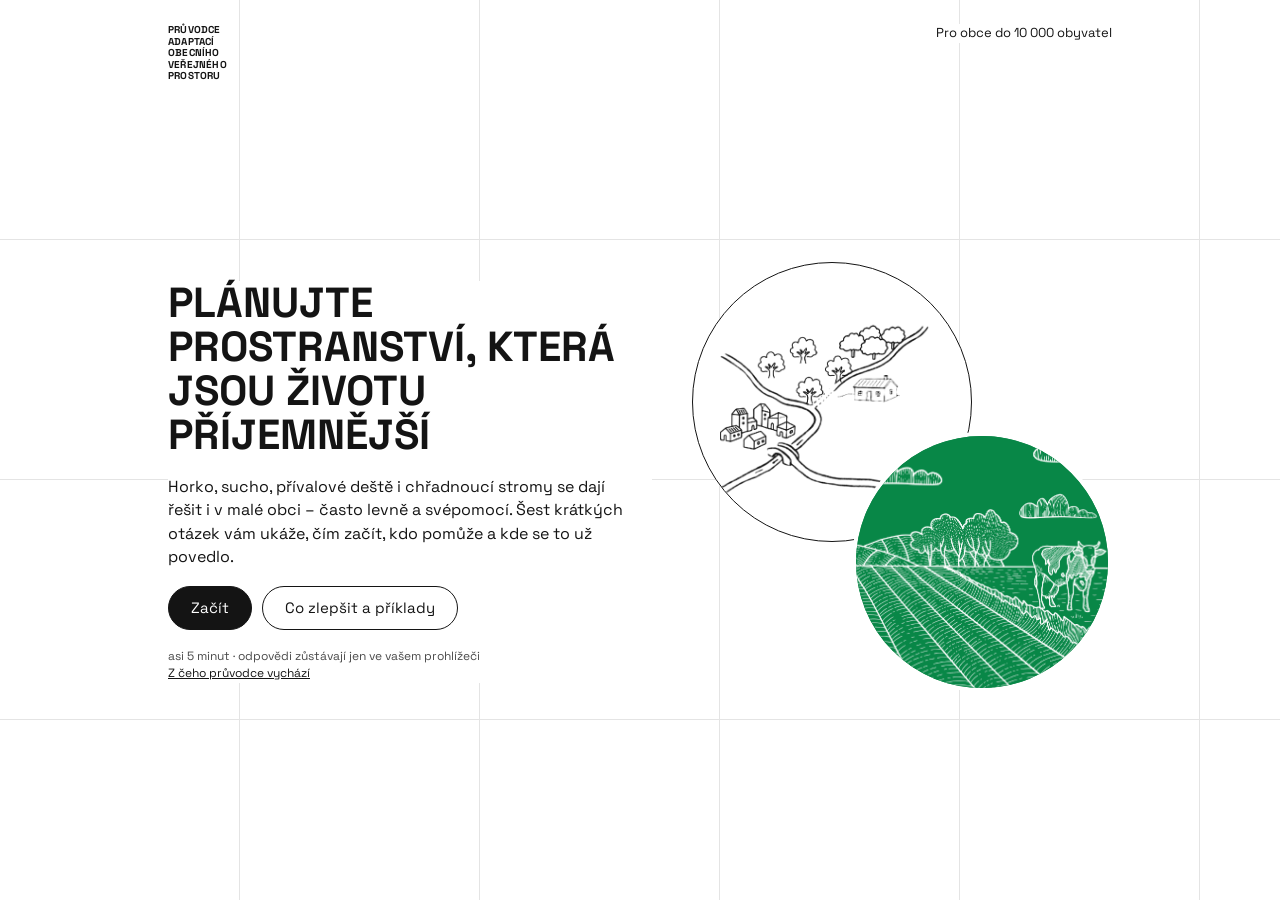
<file: index.html>
<!DOCTYPE html>
<html lang="cs">
<head>
<meta charset="utf-8">
<meta name="viewport" content="width=device-width, initial-scale=1">
<title>Průvodce adaptací obecního veřejného prostoru</title>
<meta name="description" content="Pět krátkých otázek o vaší obci a plán, s čím začít ještě tento týden. Pro obce do 10 000 obyvatel.">
<link rel="preconnect" href="https://fonts.googleapis.com">
<link rel="preconnect" href="https://fonts.gstatic.com" crossorigin>
<link href="https://fonts.googleapis.com/css2?family=Space+Grotesk:wght@400;500;700&display=swap" rel="stylesheet">
<link rel="stylesheet" href="style.css">
</head>
<body>
<main id="app" class="wrap" aria-live="polite"><p style="padding:40px">Načítám průvodce…</p></main>
<noscript><p style="padding:40px">Průvodce potřebuje zapnutý JavaScript.</p></noscript>
<script src="app.js"></script>
</body>
</html>
</file>
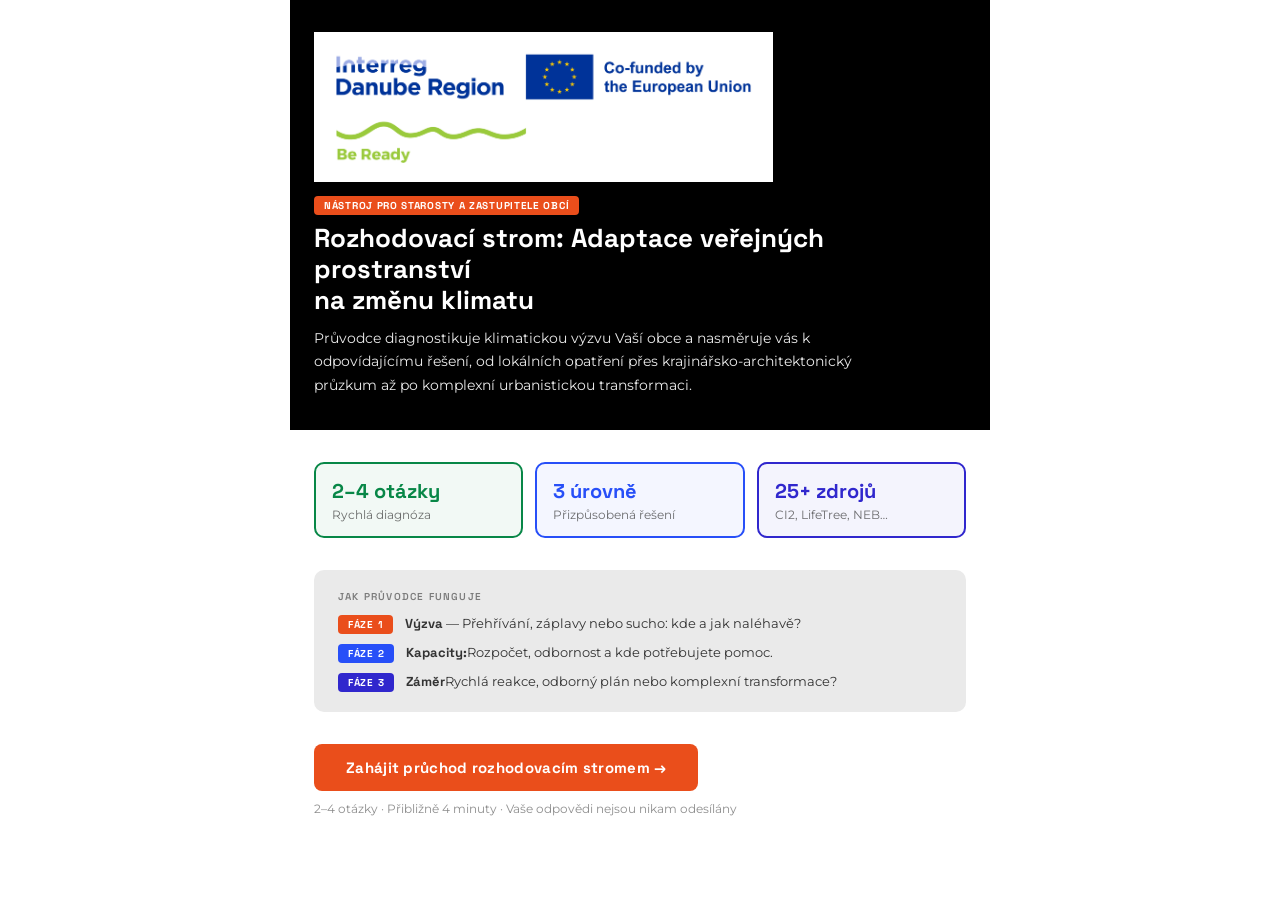
<file: klima-rozhodovaci-strom.html>
<!DOCTYPE html>
<html lang="cs">
<head>
<meta charset="UTF-8">
<meta name="viewport" content="width=device-width, initial-scale=1.0">
<title>Adaptace veřejných prostranství na změnu klimatu</title>
<link rel="preconnect" href="https://fonts.googleapis.com">
<link href="https://fonts.googleapis.com/css2?family=Space+Grotesk:wght@400;500;600;700&family=Montserrat:wght@400;500;600;700&display=swap" rel="stylesheet">
<style>
  *, *::before, *::after { box-sizing: border-box; margin: 0; padding: 0; }

  :root {
    --red:       #EA4E1B;
    --green:     #088747;
    --pink:      #F7B2C1;
    --yellow:    #F9B233;
    --blue:      #274FF8;
    --blue-dark: #3027CD;
    --white:     #FFFFFF;
    --gray:      #EAEAEA;
    --charcoal:  #333333;
    --black:     #000000;
    --c1: var(--green);
    --c2: var(--blue);
    --c3: var(--blue-dark);
  }

  body {
    font-family: 'Montserrat', sans-serif;
    background: #f5f5f5;
    color: var(--charcoal);
    min-height: 100vh;
  }

  #app {
    max-width: 700px;
    margin: 0 auto;
    background: var(--white);
    min-height: 100vh;
    padding: 0;
  }

  /* ── TYPOGRAPHY ── */
  .sg  { font-family: 'Space Grotesk', sans-serif; }
  .mt  { font-family: 'Montserrat', sans-serif; }
  .label { font-family: 'Space Grotesk', sans-serif; font-weight: 600; }
  .mono  { font-family: 'Space Grotesk', sans-serif; font-weight: 500; }

  /* ── VIEWS ── */
  .view { display: none; padding: 2rem 1.5rem; }
  .view.active { display: block; }

  /* ── INTRO HEADER ── */
  .intro-header {
    background: var(--black);
    margin: -2rem -1.5rem 2rem;
    padding: 2rem 1.5rem;
  }
  .intro-header h1 {
    font-family: 'Space Grotesk', sans-serif;
    font-size: 26px;
    font-weight: 700;
    color: var(--white);
    line-height: 1.2;
    margin: 8px 0 10px;
  }
  .intro-header p {
    font-size: 14px;
    color: var(--gray);
    line-height: 1.7;
    max-width: 540px;
  }

  /* ── PILL / BADGE ── */
  .pill {
    display: inline-block;
    font-family: 'Space Grotesk', sans-serif;
    font-weight: 700;
    font-size: 10px;
    letter-spacing: 0.07em;
    text-transform: uppercase;
    padding: 3px 10px;
    border-radius: 4px;
  }
  .pill-red   { background: var(--red);   color: var(--white); }
  .pill-green { background: var(--green); color: var(--white); }
  .pill-blue  { background: var(--blue);  color: var(--white); }
  .pill-dark  { background: var(--blue-dark); color: var(--white); }

  /* ── STAT CARDS ── */
  .stat-grid { display: grid; grid-template-columns: repeat(3,1fr); gap: 12px; margin-bottom: 2rem; }
  .stat-card { border-radius: 10px; padding: 14px 16px; border: 2px solid; }
  .stat-card .num { font-family: 'Space Grotesk', sans-serif; font-weight: 700; font-size: 20px; margin-bottom: 3px; }
  .stat-card .sub { font-size: 12px; opacity: 0.7; }

  /* ── INFO BOX ── */
  .info-box { background: var(--gray); border-radius: 10px; padding: 1.25rem 1.5rem; margin-bottom: 2rem; }
  .info-box .box-label { font-family: 'Space Grotesk', sans-serif; font-weight: 600; font-size: 10px; text-transform: uppercase; letter-spacing: 0.12em; opacity: 0.6; margin-bottom: 10px; }
  .phase-row { display: flex; align-items: flex-start; gap: 12px; margin-bottom: 8px; }
  .phase-row:last-child { margin-bottom: 0; }
  .phase-row p { font-size: 13px; line-height: 1.55; }
  .phase-row strong { font-family: 'Space Grotesk', sans-serif; }

  /* ── START BUTTON ── */
  .btn-start {
    background: var(--red);
    color: var(--white);
    border: none;
    border-radius: 8px;
    padding: 14px 32px;
    font-family: 'Space Grotesk', sans-serif;
    font-size: 15px;
    font-weight: 700;
    cursor: pointer;
    letter-spacing: 0.02em;
    transition: opacity 0.15s;
  }
  .btn-start:hover { opacity: 0.88; }
  .start-note { margin-top: 10px; font-size: 12px; opacity: 0.55; }

  /* ── PHASE INDICATOR ── */
  .phase-indicator {
    display: flex;
    gap: 8px;
    align-items: center;
    margin-bottom: 1.25rem;
  }
  .phase-step { display: flex; align-items: center; gap: 8px; }
  .phase-dot {
    width: 26px; height: 26px;
    border-radius: 50%;
    border: 2.5px solid;
    display: flex; align-items: center; justify-content: center;
    font-family: 'Space Grotesk', sans-serif;
    font-weight: 700;
    font-size: 11px;
    transition: all 0.2s;
    flex-shrink: 0;
  }
  .phase-dot.done, .phase-dot.active { color: var(--white); }
  .phase-dot.todo { background: transparent !important; }
  .phase-name {
    font-family: 'Space Grotesk', sans-serif;
    font-size: 12px;
    font-weight: 500;
    letter-spacing: 0.04em;
  }
  .phase-sep { font-size: 16px; font-weight: 700; color: var(--gray); }
  .phase-indicator .q-counter {
    margin-left: auto;
    font-family: 'Space Grotesk', sans-serif;
    font-size: 11px;
    font-weight: 600;
    opacity: 0.5;
    letter-spacing: 0.06em;
    text-transform: uppercase;
  }

  /* ── PROGRESS BAR ── */
  .progress-wrap { height: 4px; background: var(--gray); border-radius: 2px; margin-bottom: 2rem; overflow: hidden; }
  .progress-bar  { height: 100%; border-radius: 2px; transition: width 0.35s ease; }

  /* ── BREADCRUMB ── */
  .breadcrumb { display: flex; flex-wrap: wrap; gap: 6px; margin-bottom: 1.25rem; align-items: center; }
  .bc-tag {
    font-family: 'Space Grotesk', sans-serif;
    font-size: 11px;
    font-weight: 600;
    background: rgba(249,178,51,0.2);
    border: 1px solid var(--yellow);
    color: var(--charcoal);
    border-radius: 4px;
    padding: 3px 9px;
  }
  .bc-sep { color: var(--gray); font-size: 14px; font-weight: 700; }

  /* ── QUESTION ── */
  .question-block {
    border-left: 4px solid;
    padding-left: 1.25rem;
    margin-bottom: 1.75rem;
  }
  .question-block .phase-tag {
    font-family: 'Space Grotesk', sans-serif;
    font-size: 10px;
    font-weight: 600;
    text-transform: uppercase;
    letter-spacing: 0.14em;
    margin-bottom: 5px;
  }
  .question-block h2 {
    font-family: 'Space Grotesk', sans-serif;
    font-size: 21px;
    font-weight: 700;
    color: var(--black);
    line-height: 1.3;
    margin-bottom: 6px;
  }
  .question-block .hint { font-size: 13px; opacity: 0.65; line-height: 1.55; }

  /* ── OPTIONS ── */
  .options { display: grid; gap: 10px; margin-bottom: 1.5rem; }
  .option-btn {
    background: var(--white);
    border: 1.5px solid var(--gray);
    border-radius: 10px;
    padding: 15px 18px;
    cursor: pointer;
    text-align: left;
    font-family: 'Montserrat', sans-serif;
    transition: all 0.15s ease;
    display: flex;
    align-items: flex-start;
    gap: 14px;
    width: 100%;
  }
  .option-btn:hover { border-color: rgba(0,0,0,0.3); }
  .option-btn.selected { box-shadow: 0 0 0 3px rgba(0,0,0,0.08); }
  .radio-dot {
    width: 20px; height: 20px;
    border-radius: 50%;
    border: 2px solid var(--gray);
    flex-shrink: 0;
    margin-top: 2px;
    display: flex; align-items: center; justify-content: center;
    transition: all 0.15s;
  }
  .radio-inner { width: 8px; height: 8px; border-radius: 50%; background: var(--white); display: none; }
  .option-btn.selected .radio-dot { border-color: var(--white); background: rgba(255,255,255,0.25); }
  .option-btn.selected .radio-inner { display: block; }
  .option-content { flex: 1; }
  .option-head { display: flex; justify-content: space-between; align-items: flex-start; gap: 8px; margin-bottom: 3px; }
  .option-text { font-family: 'Space Grotesk', sans-serif; font-weight: 600; font-size: 14px; transition: color 0.15s; }
  .option-desc { font-size: 12px; line-height: 1.55; opacity: 0.7; transition: color 0.15s; }
  .option-btn.selected .option-desc { opacity: 0.82; color: var(--white); }
  .level-hint {
    font-family: 'Space Grotesk', sans-serif;
    font-size: 10px;
    font-weight: 700;
    padding: 2px 7px;
    border-radius: 4px;
    flex-shrink: 0;
    text-transform: uppercase;
    letter-spacing: 0.06em;
  }

  /* ── NAV BUTTONS ── */
  .nav-row { display: flex; gap: 10px; align-items: center; flex-wrap: wrap; }
  .btn-proceed {
    border: none; border-radius: 8px;
    padding: 13px 28px;
    font-family: 'Space Grotesk', sans-serif;
    font-size: 14px; font-weight: 700;
    cursor: pointer;
    letter-spacing: 0.02em;
    transition: all 0.2s ease;
  }
  .btn-proceed:disabled { cursor: not-allowed; opacity: 0.5; background: var(--gray); color: var(--charcoal); }
  .btn-back {
    background: transparent; border: none;
    color: var(--charcoal);
    font-family: 'Space Grotesk', sans-serif;
    font-size: 13px; font-weight: 600;
    cursor: pointer; opacity: 0.55; padding: 4px 0;
  }
  .btn-back:hover { opacity: 1; }

  /* ── RESULT ── */
  .result-header {
    margin: -2rem -1.5rem 1.75rem;
    padding: 1.5rem 1.5rem;
  }
  .result-header .result-meta {
    display: flex; gap: 8px; margin-bottom: 8px; flex-wrap: wrap; align-items: center;
  }
  .result-header h2 {
    font-family: 'Space Grotesk', sans-serif;
    font-size: 24px; font-weight: 700;
    color: var(--white);
    line-height: 1.2;
    margin-bottom: 6px;
  }
  .result-header .subtitle { font-size: 13px; color: var(--white); opacity: 0.85; line-height: 1.6; max-width: 520px; }

  .profile-box { background: var(--gray); border-radius: 10px; padding: 14px 18px; margin-bottom: 1.5rem; }
  .profile-box .box-label { font-family: 'Space Grotesk', sans-serif; font-weight: 600; font-size: 10px; text-transform: uppercase; letter-spacing: 0.1em; margin-bottom: 8px; }
  .profile-tags { display: flex; flex-wrap: wrap; gap: 6px; }
  .profile-tag {
    font-family: 'Space Grotesk', sans-serif;
    font-size: 12px; font-weight: 600;
    background: var(--white);
    border: 1.5px solid var(--gray);
    color: var(--charcoal);
    border-radius: 5px; padding: 4px 10px;
  }

  .meta-grid { display: grid; grid-template-columns: repeat(3,1fr); gap: 10px; margin-bottom: 1.5rem; }
  .meta-card { background: var(--gray); border-radius: 8px; padding: 12px 14px; }
  .meta-card .mc-label { font-size: 10px; text-transform: uppercase; letter-spacing: 0.1em; opacity: 0.55; margin-bottom: 3px; font-family: 'Space Grotesk', sans-serif; }
  .meta-card .mc-val { font-family: 'Space Grotesk', sans-serif; font-size: 12px; font-weight: 600; color: var(--black); line-height: 1.4; }

  .description {
    font-size: 14px; line-height: 1.75; margin-bottom: 1.75rem;
    border-left: 3px solid;
    padding-left: 1rem;
  }

  .steps-label { font-family: 'Space Grotesk', sans-serif; font-size: 10px; font-weight: 600; text-transform: uppercase; letter-spacing: 0.12em; margin-bottom: 10px; }
  .steps-list { display: grid; gap: 10px; margin-bottom: 1.75rem; }
  .step-item { display: flex; gap: 14px; align-items: flex-start; background: var(--gray); border-radius: 8px; padding: 14px 16px; }
  .step-num {
    border-radius: 50%;
    width: 26px; height: 26px;
    display: flex; align-items: center; justify-content: center;
    font-family: 'Space Grotesk', sans-serif;
    font-size: 11px; font-weight: 700;
    color: var(--white);
    flex-shrink: 0; margin-top: 1px;
  }
  .step-name { font-family: 'Space Grotesk', sans-serif; font-weight: 600; font-size: 14px; color: var(--black); margin-bottom: 3px; }
  .step-desc { font-size: 13px; line-height: 1.6; opacity: 0.8; }

  .next-step-box { border-radius: 10px; padding: 16px 18px; margin-bottom: 1.5rem; border: 1.5px solid; }
  .next-step-box .ns-label { font-family: 'Space Grotesk', sans-serif; font-size: 10px; font-weight: 600; text-transform: uppercase; letter-spacing: 0.12em; margin-bottom: 5px; }
  .next-step-box p { font-size: 14px; line-height: 1.7; color: var(--black); }

  .upgrade-box { display: flex; gap: 12px; align-items: flex-start; background: var(--gray); border-radius: 8px; padding: 14px 16px; margin-bottom: 1.5rem; }
  .upgrade-box .arrow { font-size: 18px; flex-shrink: 0; margin-top: 1px; color: var(--yellow); }
  .upgrade-box p { font-size: 13px; line-height: 1.6; }

  /* SOURCES */
  .section-label { font-family: 'Space Grotesk', sans-serif; font-size: 10px; font-weight: 600; text-transform: uppercase; letter-spacing: 0.12em; opacity: 0.6; margin-bottom: 10px; color: var(--charcoal); }
  .sources-list { display: grid; gap: 7px; margin-bottom: 1.5rem; }
  .source-row { display: flex; gap: 10px; align-items: baseline; font-size: 13px; }
  .source-tag { font-family: 'Space Grotesk', sans-serif; font-size: 11px; font-weight: 700; padding: 1px 8px; border-radius: 4px; flex-shrink: 0; }

  /* LITERATURE */
  .lit-section { border-top: 2px solid var(--gray); padding-top: 1.5rem; margin-bottom: 1.5rem; }
  .lit-label { font-family: 'Space Grotesk', sans-serif; font-size: 10px; font-weight: 600; text-transform: uppercase; letter-spacing: 0.12em; margin-bottom: 12px; }
  .lit-list { display: grid; gap: 10px; }
  .lit-item { background: var(--gray); border-radius: 8px; padding: 14px 16px; border-left: 3px solid; }
  .lit-title { font-family: 'Space Grotesk', sans-serif; font-weight: 600; font-size: 14px; color: var(--black); margin-bottom: 2px; }
  .lit-author { font-family: 'Space Grotesk', sans-serif; font-size: 11px; font-weight: 500; margin-bottom: 6px; letter-spacing: 0.04em; }
  .lit-desc { font-size: 13px; line-height: 1.6; opacity: 0.8; margin-bottom: 5px; }
  .lit-url { font-family: 'Space Grotesk', sans-serif; font-size: 11px; opacity: 0.55; }

  .btn-show-more {
    margin-top: 12px; background: transparent;
    border: 1.5px solid;
    border-radius: 7px; padding: 8px 18px;
    font-family: 'Space Grotesk', sans-serif;
    font-size: 12px; font-weight: 700; letter-spacing: 0.04em;
    cursor: pointer;
  }

  /* FOOTER ACTIONS */
  .result-footer { border-top: 1px solid var(--gray); padding-top: 1.25rem; display: flex; gap: 10px; flex-wrap: wrap; align-items: center; }
  .btn-restart {
    background: var(--black); color: var(--white); border: none;
    border-radius: 7px; padding: 10px 22px;
    font-family: 'Space Grotesk', sans-serif; font-size: 13px; font-weight: 700;
    cursor: pointer;
  }
  .btn-edit {
    background: transparent; border: 1.5px solid var(--gray);
    color: var(--charcoal); border-radius: 7px; padding: 10px 18px;
    font-family: 'Space Grotesk', sans-serif; font-size: 13px; font-weight: 600;
    cursor: pointer;
  }
  .footer-contact { margin-left: auto; font-size: 12px; opacity: 0.6; }

  @media (max-width: 480px) {
    .stat-grid { grid-template-columns: repeat(3,1fr); gap: 8px; }
    .stat-card .num { font-size: 16px; }
    .meta-grid { grid-template-columns: 1fr 1fr; }
    .meta-grid .meta-card:last-child { grid-column: span 2; }
  }
</style>
</head>
<body
<div id="app">

  <!-- ── INTRO ── -->
  <div id="view-intro" class="view active">
    <div class="intro-header">
      <img src="Be_Ready_logo.png" style="height:150px; margin-bottom:12px; display:block;">
      <span class="pill pill-red">Nástroj pro starosty a zastupitele obcí</span>
      <h1>Rozhodovací strom: Adaptace veřejných prostranství<br>na změnu klimatu</h1>
      <p>Průvodce diagnostikuje klimatickou výzvu Vaší obce a nasměruje vás k odpovídajícímu řešení, od lokálních opatření přes krajinářsko-architektonický průzkum až po komplexní urbanistickou transformaci.</p>
    </div>

    <div class="stat-grid">
      <div class="stat-card" style="border-color:var(--green);background:rgba(8,135,71,0.05)">
        <div class="num" style="color:var(--green)">2–4 otázky</div>
        <div class="sub">Rychlá diagnóza</div>
      </div>
      <div class="stat-card" style="border-color:var(--blue);background:rgba(39,79,248,0.05)">
        <div class="num" style="color:var(--blue)">3 úrovně</div>
        <div class="sub">Přizpůsobená řešení</div>
      </div>
      <div class="stat-card" style="border-color:var(--blue-dark);background:rgba(48,39,205,0.05)">
        <div class="num" style="color:var(--blue-dark)">25+ zdrojů</div>
        <div class="sub">CI2, LifeTree, NEB…</div>
      </div>
    </div>

    <div class="info-box">
      <div class="box-label">Jak průvodce funguje</div>
      <div class="phase-row">
        <span class="pill pill-red" style="flex-shrink:0;margin-top:2px">Fáze 1</span>
        <p><strong>Výzva</strong> — Přehřívání, záplavy nebo sucho: kde a jak naléhavě?</p>
      </div>
      <div class="phase-row">
        <span class="pill pill-blue" style="flex-shrink:0;margin-top:2px">Fáze 2</span>
        <p><strong>Kapacity:</strong>Rozpočet, odbornost a kde potřebujete pomoc.</p>
      </div>
      <div class="phase-row" style="margin-bottom:0">
        <span class="pill pill-dark" style="flex-shrink:0;margin-top:2px">Fáze 3</span>
        <p><strong>Záměr</strong>Rychlá reakce, odborný plán nebo komplexní transformace?</p>
      </div>
    </div>

    <button class="btn-start" onclick="startApp()">Zahájit průchod rozhodovacím stromem →</button>
    <p class="start-note">2–4 otázky · Přibližně 4 minuty · Vaše odpovědi nejsou nikam odesílány</p>
  </div>

  <!-- ── QUESTION ── -->
  <div id="view-question" class="view">
    <div class="phase-indicator" id="phase-indicator"></div>
    <div class="progress-wrap"><div class="progress-bar" id="progress-bar"></div></div>
    <div class="breadcrumb" id="breadcrumb"></div>
    <div class="question-block" id="question-block">
      <div class="phase-tag" id="q-phase-tag"></div>
      <h2 id="q-text"></h2>
      <p class="hint" id="q-hint"></p>
    </div>
    <div class="options" id="options-list"></div>
    <div class="nav-row">
      <button class="btn-proceed" id="btn-proceed" disabled onclick="proceed()">Pokračovat →</button>
      <button class="btn-back" id="btn-back" onclick="goBack()">← Úvod</button>
    </div>
  </div>

  <!-- ── RESULT ── -->
  <div id="view-result" class="view">
    <div class="result-header" id="result-header">
      <div class="result-meta" id="result-meta"></div>
      <h2 id="result-title"></h2>
      <p class="subtitle" id="result-subtitle"></p>
    </div>
    <div class="breadcrumb" id="result-breadcrumb"></div>
    <div class="profile-box" id="profile-box">
      <div class="box-label" id="profile-label"></div>
      <div class="profile-tags" id="profile-tags"></div>
    </div>
    <div class="meta-grid" id="meta-grid"></div>
    <p class="description" id="result-desc"></p>
    <div id="steps-section"></div>
    <div class="next-step-box" id="next-step-box">
      <div class="ns-label" id="ns-label"></div>
      <p id="next-step-text"></p>
    </div>
    <div id="upgrade-box"></div>
    <div class="sources-list" id="sources-list" style="margin-bottom:0"></div>
    <div style="margin-bottom:1.5rem"></div>
    <div class="lit-section" id="lit-section"></div>
    <div class="result-footer">
      <button class="btn-restart" onclick="restart()">← Začít znovu</button>
      <button class="btn-edit" onclick="editAnswers()">← Upravit odpovědi</button>
      <span class="footer-contact"><strong>JINAG</strong> — jinag.eu &nbsp;·&nbsp; <strong>CoolRegion</strong> — data.coolregion.eu</span>
    </div>
  </div>

</div>

<script>
// ══════════════════════════════════════════════════════════════════
// DATA
// ══════════════════════════════════════════════════════════════════

const TREE = {
  problem: {
    fazeLabel:"Porozumění výzvě", fazeIndex:0,
    otazka:"Jaký klimatický problém je ve Vaší obci nejviditelnější?",
    napoveda:"Vyberte klimatický problém, který dnes nejvíce ovlivňuje vaše obyvatele.",
    moznosti:[
      {id:"teplo",   text:"Nadměrné vedro a přehřívání veřejného prostravtsví",         popis:"Lokální tepelný ostrov, chybí stín, obyvatelé se vyhýbají tomu pobývat venku",  next:"nalehavost_ostatni"},
      {id:"dest",    text:"Přívalové srážky, záplavy a rychlý odtok vody", popis:"Přetížená kanalizace, zaplavené ulice, srážky se nevyužívají",      next:"nalehavost_ostatni"},
      {id:"sucho",   text:"Sucho, umírající nebo chybějící zeleň",         popis:"Stresovaná vegetace, chřadnoucí stromy, nedostatek vody pro zálivku",next:"nalehavost_ostatni"},
      {id:"vsechno", text:"Kombinace více klimatických stresů najednou",   popis:"Vedro, záplavy i sucho aneb obec řeší více výzev současně",            next:"nalehavost_vsechno"},
    ],
  },
  nalehavost_vsechno:{
    fazeLabel:"Porozumění výzvě", fazeIndex:0,
    otazka:"Jak naléhavě obyvatelé vnímají kombinaci těchto problémů?",
    napoveda:"Při kombinaci více výzev je naléhavost klíčovým faktorem pro volbu přístupu.",
    moznosti:[
      {id:"kriticke",   text:"Způsobuje vážné škody nebo zdravotní rizika",  popis:"Škody na majetku, zdravotní dopady, viditelná krize",             next:{result:3}},
      {id:"zhorsuje",   text:"Každý rok se situace zhoršuje, lidé si stěžují",popis:"Rostoucí nespokojenost, viditelné zhoršení prostředí",           next:"cil_vsechno"},
      {id:"proaktivni", text:"Jednáme proaktivně — ještě žádná velká krize", popis:"Chceme být před problémem o krok napřed",                         next:"cil_vsechno"},
    ],
  },
  cil_vsechno:{
    fazeLabel:"Váš záměr", fazeIndex:2,
    otazka:"Co je pro vaši obec v tuto chvíli nejdůležitější?",
    napoveda:"Zvolte, co je nejupřímnější — ne co zní nejambiciózněji.",
    moznosti:[
      {id:"transformace",text:"Komplexní dlouhodobá proměna celé obce",  popis:"Zásadně přeměnit fungování veřejných prostranství a infrastruktury",next:{result:3}},
      {id:"rychle",      text:"Viditelné výsledky ještě tuto sezónu",    popis:"Něco, co obyvatelé rychle uvidí, využijí a ocení",                  next:"rozpocet_vsechno"},
      {id:"plan",        text:"Nejprve odborná analýza a plán",          popis:"Porozumět celkovému obrazu před přijetím zásadních závazků",         next:"rozpocet_vsechno"},
    ],
  },
  rozpocet_vsechno:{
    fazeLabel:"Vaše kapacity", fazeIndex:1,
    otazka:"Jaký rozpočet je vaše obec schopna reálně mobilizovat?",
    napoveda:"Zahrňte i dotace nebo prostředky EU, o které se momentálně ucházíte.",
    moznosti:[
      {id:"maly",   text:"Do 500 000 Kč",              popis:"Malé cílené intervence z provozního rozpočtu",             next:{result:2}},
      {id:"stredni",text:"500 000 – 2 500 000 Kč",    popis:"Výraznější projekt s odbornou podporou a ev. dotací",       next:{result:2}},
      {id:"velky",  text:"2 500 000 – 12 000 000 Kč", popis:"Významná transformace, pravděpodobně s dotační podporou",   next:{result:3}},
      {id:"velky2", text:"Nad 12 000 000 Kč",         popis:"Zásadní investice se spolufinancováním EU nebo státu",      next:{result:3}},
    ],
  },
  nalehavost_ostatni:{
    fazeLabel:"Porozumění výzvě", fazeIndex:0,
    otazka:"Jak naléhavě obyvatelé tento problém pociťují?",
    napoveda:"Buďte upřímní, tato odpověď přímo určuje doporučený postup.",
    moznosti:[
      {id:"kriticke",   text:"Způsobuje vážné škody nebo zdravotní rizika",  popis:"Škody na majetku, zdravotní dopady, viditelná krize",             next:"kde_ostatni"},
      {id:"zhorsuje",   text:"Každý rok se situace zhoršuje, lidé si stěžují",popis:"Rostoucí nespokojenost, viditelné zhoršení prostředí",           next:{result:2}},
      {id:"proaktivni", text:"Jednáme proaktivně — ještě žádná velká krize", popis:"Chceme být před problémem o krok napřed",                         next:"kapacita_ostatni"},
    ],
  },
  kde_ostatni:{
    fazeLabel:"Porozumění výzvě", fazeIndex:0,
    otazka:"Kde se problém projevuje nejcitelněji?",
    napoveda:"Rozsah zasaženého území určuje, zda potřebujete systémový nebo lokální přístup.",
    moznosti:[
      {id:"vsude",   text:"Napříč celou obcí — systémový problém",   popis:"Žádné jedno místo — je to o celkové klimatické odolnosti území", next:{result:3}},
      {id:"namesti", text:"Centrální náměstí nebo veřejný plac",     popis:"Konkrétní plocha, která naléhavě potřebuje pozornost",           next:{result:2}},
      {id:"ulice",   text:"Ulice a silniční koridory",               popis:"Liniové prostory — přehřáté, bez stínu, špatně odvodněné",      next:{result:2}},
      {id:"parky",   text:"Parky a zelené plochy",                   popis:"Stávající zeleň, která trpí, nebo oblasti, kde výrazně chybí",  next:{result:2}},
      {id:"sidliste",text:"Sídlištní zástavba a vnitroblky",         popis:"Veřejná zeleň na sídlišti neplní svou funkci",                  next:{result:2}},
    ],
  },
  kapacita_ostatni:{
    fazeLabel:"Vaše kapacity", fazeIndex:1,
    otazka:"Jakou odbornou kapacitu vaše obec disponuje?",
    napoveda:"Přemýšlejte o technických zaměstnancích a jejich relevantních zkušenostech.",
    moznosti:[
      {id:"silna",   text:"Zvládneme to interně",                        popis:"Zaměstnanci s technickým zázemím relevantním pro tuto výzvu",    next:"cil_ostatni"},
      {id:"castecna",text:"Máme odborníky, ale ne pro klimatická témata",popis:"Technický personál bez zkušeností s klimatickou adaptací",       next:{result:2}},
      {id:"zadna",   text:"Potřebujeme plnou externí podporu",           popis:"Žádná relevantní odborná kapacita uvnitř úřadu",                 next:{result:2}},
    ],
  },
  cil_ostatni:{
    fazeLabel:"Váš záměr", fazeIndex:2,
    otazka:"Co je pro vaši obec v tuto chvíli nejdůležitější?",
    napoveda:"Máte silnou interní kapacitu — co s ní chcete v tuto sezónu dosáhnout?",
    moznosti:[
      {id:"rychle",      text:"Viditelné výsledky ještě tuto sezónu",   popis:"Něco, co obyvatelé rychle uvidí, využijí a ocení",               next:{result:1}},
      {id:"plan",        text:"Nejprve odborná analýza a plán",         popis:"Porozumět celkovému obrazu před přijetím zásadních závazků",      next:{result:2}},
      {id:"transformace",text:"Komplexní dlouhodobá proměna celé obce", popis:"Zásadně přeměnit fungování veřejných prostranství a infrastruktury",next:{result:2}},
    ],
  },
};

const NODE_LABELS = {
  problem:             {teplo:"Přehřívání",       dest:"Záplavy",       sucho:"Sucho a zeleň",  vsechno:"Kombinace stresů"},
  nalehavost_vsechno:  {kriticke:"Kritické",      zhorsuje:"Zhoršuje se",proaktivni:"Proaktivní"},
  nalehavost_ostatni:  {kriticke:"Kritické",      zhorsuje:"Zhoršuje se",proaktivni:"Proaktivní"},
  kde_ostatni:         {vsude:"Celá obec",         namesti:"Náměstí",    ulice:"Ulice",          parky:"Parky",    sidliste:"Sídliště"},
  cil_vsechno:         {rychle:"Rychlé výsledky", plan:"Odborný plán",  transformace:"Transformace"},
  cil_ostatni:         {rychle:"Rychlé výsledky", plan:"Odborný plán",  transformace:"Transformace"},
  kapacita_ostatni:    {silna:"Silná interní",    castecna:"Částečná",  zadna:"Žádná"},
  rozpocet_vsechno:    {maly:"Do 500 tis.",       stredni:"500–2,5 mil.",velky:"2,5–12 mil.",   velky2:"Nad 12 mil."},
};

const PROBLEM_KROKY = {
  teplo:{
    1:[{n:"Okamžité stínění prioritních míst",p:"Plachtové stíny, pergoly, slunečníky — bez stavebního povolení, přemístitelné. Ideální pro náměstí, hřiště a zastávky."},
       {n:"Vodní a chladicí prvky",p:"Mlhoviště, pitné fontánky, malé vodní prvky. Dle metodiky HDV — vhodné pro náměstí i parkové plochy."},
       {n:"Strategická výsadba klimaticky odolných stromů",p:"30letý javor za horkého dne odpaří až 50 litrů vody. Prioritizujte místa bez stínu, kde lidé tráví čas."},
       {n:"Mobilní a kontejnerová zeleň",p:"Velké truhlíky a kontejnerové stromy — zlepšují mikroklima a umožňují testovat rozmístění před trvalou výsadbou."}],
    2:[{n:"Mikroklimatická analýza a mapa tepelných ostrovů",p:"Mapování přehřátých míst, větrných koridorů a distribuce stínu. Základ dle metodiky Voda ve městě."},
       {n:"Inventarizace zeleně a pasport dřevin",p:"Hodnotu každého stromu lze spočítat kalkulačkou AOPK ČR — základ pro odůvodnění investic a dotačních žádostí."},
       {n:"Návrh modro-zelené infrastruktury pro chlazení",p:"Propojený systém stromů, dešťových záhonů a vodních prvků. Každý strom potřebuje 15–30 m³ prokořenitelného prostoru (BGG standard)."}],
    3:[{n:"Chlazení jako závazná podmínka soutěže",p:"Zadání architektonické soutěže musí zahrnovat modro-zelenou infrastrukturu a HDV jako závazné podmínky — ne doplněk."},
       {n:"Redesign ulic s integrovaným stíněním a zelenou fasádou",p:"Ulice jako příležitost pro BGG infrastrukturu: prokořenitelné substráty, biouhel, regulace odtoku a stromořadí."}],
  },
  dest:{
    1:[{n:"Propustné povrchy a dešťové záhony",p:"Štěrkový trávník zasakuje o třetinu více než běžný. Propustná dlažba zachytí srážky přímo v místě dopadu."},
       {n:"Odpojení svodů ze střech do vsaku nebo záhonu",p:"Jednoduché a levné opatření — voda ze střech zásobuje záhony nebo vsakuje místo odtékání do přetížené kanalizace."},
       {n:"Identifikace kritických míst odtoku",p:"Zjistit, kde voda škodí, a nainstalovat příčné žlaby nebo přesměrovat odtok do vegetace."}],
    2:[{n:"HDV analýza a problémová mapa odtoku",p:"Komplexní analýza dle metodiky Voda ve městě — mapování nepropustných ploch, odlehčovacích komor a rizikových míst záplav."},
       {n:"Návrh systému hospodaření se srážkovými vodami",p:"Akumulační nádrže, vsakovací průlehy, dešťové záhony jako provázaný systém — ne izolované prvky."},
       {n:"Pasport kanalizace a analýza oddělitelnosti",p:"Zjistit, kde lze oddělit splaškovou a dešťovou kanalizaci a omezit přetěžování ČOV při přívalech."}],
    3:[{n:"HDV jako závazná podmínka urbanistické soutěže",p:"Každý park, parkoviště, dvorek a hřiště musí řešit hospodaření se srážkovou vodou dle katalogu opatření HDV."},
       {n:"Koordinace se správci sítí od prvního dne",p:"Sítě a kanalizace je třeba koordinovat od začátku projektu — ne řešit dodatečně po návrhu."}],
  },
  sucho:{
    1:[{n:"Strategická výsadba klimaticky odolných dřevin",p:"Klimaticky odolné druhy: lípa, dub, platan, jerlín. Zálivka je klíčová v prvních 3–5 letech."},
       {n:"Mobilní nádrže na dešťovou vodu pro zálivku",p:"Akumulace dešťové vody ze střech pro zálivku veřejné zeleně místo plýtvání pitnou vodou z vodovodu."},
       {n:"Zahájit evidenci zeleně — pasport a plán údržby",p:"Obec bez pasportu neví, co má, natož jak o to pečovat. Bez plánu údržby zeleň systematicky chřadne."}],
    2:[{n:"Dendrologický průzkum a inventarizace zeleně",p:"Zjistit stav každého stromu, druhové složení a výhled. Základ pro generel zeleně, pasport a plán péče."},
       {n:"Generel zeleně a plán výsadeb",p:"Strategický dokument určující, kde a co sázet v horizontu 10–20 let. Musí zahrnovat klimaticky odolné druhy."},
       {n:"Návrh zálivky ze srážkových vod",p:"Propojit výsadby s akumulací dešťové vody — stromy bez přístupu srážkové vody jen přežívají."}],
    3:[{n:"Systémová péče o zeleň jako součást transformace",p:"Plán údržby, pasport a dendrologický průzkum jsou podmínkou úspěchu od prvního dne."},
       {n:"Multidisciplinární přístup ke zelené infrastruktuře",p:"Krajina, zeleň a hospodaření s vodou musí být řešeny jako jeden provázaný systém."}],
  },
  vsechno:{
    1:[{n:"Prioritizovat jedno konkrétní místo a tam ukázat výsledek",p:"Při více problémech najednou: vybrat jednu lokalitu a demonstrovat výsledky. Hybnost a viditelnost jsou důležité."},
       {n:"Základní dokumentace — zjistit, co obec vůbec má",p:"Pasport zeleně, přehled zpevněných ploch a stav kanalizace. Bez dat nelze ani plánovat, ani žádat o dotace."}],
    2:[{n:"Komplexní analýza území — problémová mapa",p:"Mapování tepelných ostrovů, odtokových cest, stavu zeleně a nepropustných ploch jako podklad pro etapový plán."},
       {n:"Etapový plán s propojením témat",p:"Teplo, voda i zeleň se navzájem ovlivňují — krajinářský architekt je klíčový pro jejich propojení."}],
    3:[{n:"Meziodborová pracovní skupina od prvního dne",p:"Rezortismus je hlavní příčinou systémového selhání v péči o veřejný prostor."},
       {n:"Systémová strategie klimatické adaptace",p:"Zpracovat místní adaptační strategii dle metodiky CI2 — analýza zranitelnosti, výběr opatření, implementační plán."}],
  },
};

const RESULT_DATA = {
  1:{
    ac:"#088747", stitek:"Úroveň 1",
    nazev:"Rychlá klimatická opatření",
    podtitul:"Okamžitá, nákladově nenáročná opatření, která vaše obec může realizovat ještě tuto sezónu",
    tym:"Pracovníci obce + místní dodavatelé", cas:"1–3 měsíce", rozpocet:"Do 500 000 Kč",
    popis:"Vaše situace volá po praktických opatřeních s rychlým viditelným efektem. Nevyžadují složité výběrové řízení a zvládnete je řídit stávajícím personálem — ideální pro budování hybnosti a demonstraci aktivity směrem k obyvatelům.",
    dalsiKrok:"Jakmile tato opatření přinesou výsledky, využijte je jako argument k poptávce krajinářského architekta pro dlouhodobější strategii — nebo podejte žádost o dotaci pro Úroveň 2.",
    zdroje:[
      {s:"Dotace",        t:"Státní fond životního prostředí — sfzp.cz"},
      {s:"Inspirace CZ",  t:"Adapterra Awards — adapterra.cz"},
      {s:"Inspirace EU",  t:"NEB Prizes — prizes.new-european-bauhaus.europa.eu"},
      {s:"Odborník",      t:"Registr odborníků SZKT — szkt.cz"},
      {s:"SZKT Speciál",  t:"Správa zeleně v kostce (zdarma PDF) — szkt.cz/vyrobek/zahrada-park-krajina-special-2025"},
      {s:"Průvodce CI2",  t:"Jak na změnu klimatu v malých obcích — adaptace.klimasemeni.cz"},
      {s:"Zálivka stromů",t:"Aplikace Zalej mě! — zapojení občanů do péče o stromy"},
      {s:"Hodnota stromu",t:"Kalkulačka AOPK ČR — od2021.safetrees.cz/strom.html"},
      {s:"Veřejné prostory",t:"LifeTreeCheck — lifetreecheck.eu/cs/library"},
    ],
    literatura:[
      {titul:"O stromech v ulicích",              autor:"Kateřina Vídenová (ed.), Arnika 2022",  popis:"Praktické návody: výsadba stromu v ulici, zálivka, co hlídat při koupi stromů.",url:"arnika.org/o-stromech-v-ulicich"},
      {titul:"Voda ve městě — Metodika HDV",      autor:"ČVUT & UJEP, certifikováno MŽP 2021",  popis:"Katalog 21 opatření pro hospodaření s dešťovou vodou — dešťové záhony, propustné dlažby, vodní prvky.",url:"lifetreecheck.eu/cs/library/voda-ve-meste"},
      {titul:"Jak na změnu klimatu v malých městech a obcích",autor:"CI2, o. p. s., prosinec 2024",popis:"Průvodce pro samosprávy s kartami problémů. Tepelný ostrov (s. 15), Zpevněné plochy (s. 16), Nedostatek stínu (s. 17), Nefunkční parky (s. 20).",url:"adaptace.klimasemeni.cz"},
      {titul:"Katalog přírodě blízkých opatření", autor:"Institut plánování a rozvoje hl. m. Prahy, 2021",popis:"Zelené střechy, dešťové záhony, průlehy a průsakové pásy.",url:"adaptacepraha.cz/katalog"},
      {titul:"Metodické doporučení k sekání trávy",autor:"Climarchi / MŽP",popis:"Správa travnatých ploch s důrazem na biodiverzitu a snížení provozních nákladů.",url:"climarchibase.cz/publikace-metodiky"},
      {titul:"Jak na udržitelné obce",            autor:"RIS — Regionální informační servis",    popis:"Praktický průvodce pro malé a střední obce — od energetiky po veřejný prostor a zeleň.",url:"risy.cz"},
      {titul:"Kvalitní veřejné prostory",         autor:"LifeTreeCheck, 2023",                   popis:"Principy tvorby kvalitních veřejných prostorů zaměřené na pohodu obyvatel, přírodu a klimatickou odolnost.",url:"lifetreecheck.eu/cs/library/kvalitni-verejne-prostory"},
      {titul:"Správa zeleně v kostce (ZPK Speciál 2025)",autor:"SZKT, 2025",popis:"Mimořádné vydání pro zastupitele zodpovědné za správu zeleně. Ke stažení zdarma.",url:"szkt.cz/vyrobek/zahrada-park-krajina-special-2025"},
    ],
  },
  2:{
    ac:"#274FF8", stitek:"Úroveň 2",
    nazev:"Krajinářsko-architektonický průzkum",
    podtitul:"Objednejte odborného krajinářského architekta pro analýzu situace a komplexní plán opatření",
    tym:"Krajinářský architekt + specialista na HDV", cas:"6–18 měsíců", rozpocet:"500 000 – 2 500 000 Kč",
    popis:"Vaše situace vyžaduje zapojení odborného krajinářského architekta. Klíčové je propojit modrou a zelenou složku — stromy potřebují vodu a voda potřebuje stromy. Bez koordinace vznikají izolovaná řešení, která neplní svůj ekosystémový potenciál.",
    dalsiKrok:"Krajinářský architekt identifikuje, zda je nutné zapojit silniční infrastrukturu nebo budovy — a vytvoří základ pro případný postup na Úroveň 3. Ověřte dostupné výzvy SFŽP a OPŽP.",
    zdroje:[
      {s:"Najít architekta",t:"Registr krajinářských architektů SZKT — szkt.cz/clenove"},
      {s:"Standard výsadby",t:"Standard pro stromořadí IPR Praha — iprpraha.cz"},
      {s:"HDV metodika",    t:"Voda ve městě (zdarma PDF) — vodavemeste.cz"},
      {s:"Dotace",          t:"SFŽP + Nadace Partnerství — sfzp.cz | nadacepartnerstvi.cz"},
      {s:"SZKT Speciál",    t:"Správa zeleně v kostce (zdarma PDF) — szkt.cz/vyrobek/zahrada-park-krajina-special-2025"},
      {s:"Vzdělávání",      t:"Semináře Počítáme s vodou — pocitamesvodou.cz"},
      {s:"Sídla a adaptace",t:"Adaptace sídel — adaptacesidel.cz"},
      {s:"Co-design",       t:"Placemaking — lifetreecheck.eu/cs/library/placemaking-we-built-our-cities-around-places"},
    ],
    literatura:[
      {titul:"Voda ve městě — Metodika HDV",      autor:"ČVUT & UJEP, certifikováno MŽP 2021",popis:"Kompletní procesní postup HDV: od koncepce přes zadání a projekci až po údržbu. Příklady z Litoměřic, Mikulova a Olomouce.",url:"lifetreecheck.eu/cs/library/voda-ve-meste"},
      {titul:"Jak na změnu klimatu v malých městech a obcích",autor:"CI2, o. p. s., prosinec 2024",popis:"Relevantní karty: Absence evidence zeleně (s. 18), Přehřívání bez stromořadí (s. 19), Lokální přívalové povodně (s. 24), Rychlý odtok srážek (s. 25).",url:"adaptace.klimasemeni.cz"},
      {titul:"BGG manuál Livable Street",         autor:"Edge (Švédsko), překlad K2N Landscape",popis:"Manuál modro-zeleno-šedé infrastruktury: prokořenitelné substráty, biouhel, regulace odtoku, koexistence se sítěmi.",url:"bluegreengrey.edges.se"},
      {titul:"Klimaticky odolné a obyvatelné město",autor:"LifeTreeCheck, 2023",popis:"Publikace o tepelném ostrovu, zelené infrastruktuře a nástrojích pro hodnocení klimatické odolnosti.",url:"lifetreecheck.eu/cs/library/livable-and-resilient-city"},
      {titul:"Jak připravit obec na klimatickou změnu",autor:"LifeTreeCheck, 2023",popis:"Od identifikace rizik přes výběr opatření po jejich implementaci a monitoring na úrovni obce.",url:"lifetreecheck.eu/cs/library/jak-pripravit-obec-na-klimatickou-zmenu"},
      {titul:"Metodika plánování veřejných prostranství malých obcí",autor:"LifeTreeCheck, 2023",popis:"Procesní návod pro obce do 2 000 obyvatel — jak plánovat, zadávat a realizovat veřejná prostranství s ohledem na klima.",url:"lifetreecheck.eu/cs/library/metodika-planovani-verejnych-prostranstvi-obci"},
      {titul:"Jak vytvářet veřejné prostory s lidmi a pro ně",autor:"LifeTreeCheck, 2023",popis:"Průvodce participativní tvorbou veřejných prostranství — metody zapojení obyvatel, komunitní workshopy.",url:"lifetreecheck.eu/cs/library/placemaking-we-built-our-cities-around-places"},
      {titul:"Metodika tvorby místní adaptační strategie",autor:"CI2, o. p. s.",popis:"Návod pro zpracování místní adaptační strategie — analýza zranitelnosti, výběr opatření, implementační plán.",url:"adaptace.ci2.co.cz"},
      {titul:"Klima a územní plán",               autor:"Arnika, 2023",popis:"Jak zapracovat klimatická opatření do územního plánování — zeleň, propustné povrchy, protipovodňová opatření.",url:"arnika.org/klima-a-uzemni-plan"},
      {titul:"Správa zeleně v kostce (ZPK Speciál 2025)",autor:"SZKT, 2025",popis:"Klíčový zdroj pro zadání průzkumu a kontrolu kvality péče o zeleň. Ke stažení zdarma.",url:"szkt.cz/vyrobek/zahrada-park-krajina-special-2025"},
    ],
  },
  3:{
    ac:"#3027CD", stitek:"Úroveň 3",
    nazev:"Multidisciplinární urbanistická transformace",
    podtitul:"Architektonická soutěž integrující krajinu, infrastrukturu, budovy a zeleň jako jeden systém",
    tym:"Krajinářští architekti · Architekti · Dopravní inženýři · Hydrologové · Ekologové", cas:"2–5 let", rozpocet:"Nad 2 500 000 Kč (obvykle s EU spolufinancováním)",
    popis:"Rozsah vašich výzev vyžaduje komplexní, multidisciplinární přístup. Urbanistická soutěž přivádí specialisty, kteří společně vytvoří vizi, kde veřejný prostor, komunikace, budovy a příroda tvoří jeden integrovaný systém.",
    dalsiKrok:"Začněte přípravou soutěžních podmínek za pomoci ČKA. Zřiďte meziodborovou pracovní skupinu — rezortismus je hlavní příčinou systémového selhání v péči o veřejný prostor.",
    zdroje:[
      {s:"Archit. soutěže",t:"Česká komora architektů — cka.cz"},
      {s:"Krajinářství",   t:"SZKT — szkt.cz"},
      {s:"HDV metodika",   t:"Voda ve městě (zdarma PDF) — vodavemeste.cz"},
      {s:"Průvodce CI2",   t:"Jak na změnu klimatu v malých obcích — adaptace.klimasemeni.cz"},
      {s:"EU dotace",      t:"LIFE Programme, Interreg, OPŽP — sfzp.cz"},
      {s:"Inspirace CZ",   t:"Adapterra Awards — adapterra.cz"},
      {s:"Inspirace EU",   t:"NEB Prizes — prizes.new-european-bauhaus.europa.eu"},
      {s:"NEB standard",   t:"NEB STAR — nebstar.eu"},
      {s:"EU projekt",     t:"BE-READY / Interreg Danube — interreg-danube.eu/projects/be-ready"},
      {s:"Zadávání",       t:"Odpovědné veřejné zakázky — portal-vz.cz/co-je-ovz"},
      {s:"Inspirace světová",t:"ArchDaily — archdaily.com"},
    ],
    literatura:[
      {titul:"Voda ve městě — Metodika HDV",      autor:"ČVUT & UJEP, certifikováno MŽP 2021",popis:"Systémový pohled na HDV v celém městě: územní plán, ulice, parky, parkoviště, vnitroblok, hřbitov.",url:"lifetreecheck.eu/cs/library/voda-ve-meste"},
      {titul:"Jak na změnu klimatu v malých městech a obcích",autor:"CI2, o. p. s., prosinec 2024",popis:"Relevantní: Nedostatek odborných zdrojů (s. 10), Efekt tepelného ostrova (s. 15), Nedostatečné propojení krajiny a sídla (s. 29), Absence izolační zeleně (s. 30).",url:"adaptace.klimasemeni.cz"},
      {titul:"BGG manuál Livable Street",         autor:"Edge (Švédsko), překlad K2N Landscape",popis:"Průkopnický manuál BGG infrastruktury — použit v projektech Seifertovy ulice v Praze. Klíčový pro zadání soutěže.",url:"bluegreengrey.edges.se"},
      {titul:"Modrozelená města",                 autor:"IEEP — Institut pro evropskou environmentální politiku",popis:"Analýza přínosů modrozelené infrastruktury pro česká města — ekonomické, sociální a ekosystémové benefity.",url:"ieep.cz"},
      {titul:"Města a sídelní krajina ČR v době změny klimatu",autor:"CI2, o. p. s.",popis:"Systémový pohled na česká sídla v kontextu klimatické krize — analýza zranitelnosti, typy opatření.",url:"ci2.co.cz"},
      {titul:"Naše krajina: adaptace krajiny na změnu klimatu",autor:"Nadace Via, 2. vydání 2024",popis:"Komplexní průvodce adaptací krajiny — od zemědělství a lesů po vodní toky a sídla.",url:"nadacevia.cz"},
      {titul:"New European Bauhaus Handbook (NEBULA)",autor:"Evropská komise / Build Up, 2023",popis:"Metodická příručka NEB — krásné, udržitelné a inkluzivní veřejné prostory. Vhodné pro přípravu soutěží financovaných EU.",url:"build-up.ec.europa.eu"},
      {titul:"NEB STAR — podpora kvality veřejné výstavby",autor:"NEB STAR, 2025",popis:"Rámec pro hodnocení kvality veřejné výstavby z hlediska NEB hodnot (krása, udržitelnost, inkluze).",url:"nebstar.eu"},
      {titul:"Odpovědné zadávání veřejných zakázek",autor:"Ministerstvo pro místní rozvoj ČR",popis:"Jak zahrnout environmentální, sociální a inovační kritéria do veřejných zakázek na stavby a služby.",url:"portal-vz.cz/co-je-ovz"},
      {titul:"Co-design v klimatické adaptaci (příklad z Budapešti)",autor:"Springer / Sustainability Science, 2025",popis:"Participativní co-design klimatických opatření — zkušenosti z Budapešti aplikovatelné na česká sídla.",url:"link.springer.com/article/10.1007/s43621-025-00975-7"},
    ],
  },
};

const PHASE_COLORS = ["#EA4E1B","#274FF8","#3027CD"];

// ══════════════════════════════════════════════════════════════════
// STATE
// ══════════════════════════════════════════════════════════════════

let history = [];
let currentNode = null;
let selected = null;
let currentResult = null;
let litExpanded = false;

// ══════════════════════════════════════════════════════════════════
// HELPERS
// ══════════════════════════════════════════════════════════════════

function getLabel(nodeId, answerId) {
  return (NODE_LABELS[nodeId] || {})[answerId] || answerId;
}

function hexAlpha(hex, alpha) {
  const r = parseInt(hex.slice(1,3),16);
  const g = parseInt(hex.slice(3,5),16);
  const b = parseInt(hex.slice(5,7),16);
  return `rgba(${r},${g},${b},${alpha})`;
}

function showView(id) {
  document.querySelectorAll('.view').forEach(v => v.classList.remove('active'));
  document.getElementById(id).classList.add('active');
  window.scrollTo(0,0);
}

// ══════════════════════════════════════════════════════════════════
// ACTIONS
// ══════════════════════════════════════════════════════════════════

function startApp() {
  history = []; selected = null; currentResult = null; litExpanded = false;
  currentNode = "problem";
  renderQuestion();
  showView("view-question");
}

function restart() {
  currentNode = null; history = []; selected = null; currentResult = null; litExpanded = false;
  showView("view-intro");
}

function proceed() {
  if (!selected) return;
  const node = TREE[currentNode];
  const choice = node.moznosti.find(m => m.id === selected);
  history.push({nodeId: currentNode, answerId: selected});
  selected = null;
  if (choice.next && choice.next.result) {
    currentResult = choice.next.result;
    renderResult();
    showView("view-result");
  } else {
    currentNode = choice.next;
    renderQuestion();
  }
}

function goBack() {
  if (history.length === 0) { showView("view-intro"); return; }
  const prev = history.pop();
  currentNode = prev.nodeId;
  selected = prev.answerId;
  renderQuestion();
}

function editAnswers() {
  if (history.length === 0) { showView("view-intro"); return; }
  const prev = history.pop();
  currentNode = prev.nodeId;
  selected = prev.answerId;
  currentResult = null;
  renderQuestion();
  showView("view-question");
}

function selectOption(id) {
  selected = id;
  // Update all buttons
  document.querySelectorAll('.option-btn').forEach(btn => {
    const nodeId = currentNode;
    const node = TREE[nodeId];
    const isSelected = btn.dataset.id === id;
    const choice = node.moznosti.find(m => m.id === btn.dataset.id);
    const ac = isSelected ? getNodeColor(node) : null;

    btn.classList.toggle('selected', isSelected);
    if (isSelected) {
      btn.style.background = ac;
      btn.style.borderColor = ac;
      btn.style.boxShadow = `0 0 0 3px ${hexAlpha(ac, 0.15)}`;
      btn.querySelector('.option-text').style.color = '#FFFFFF';
    } else {
      btn.style.background = '#FFFFFF';
      btn.style.borderColor = '#EAEAEA';
      btn.style.boxShadow = 'none';
      btn.querySelector('.option-text').style.color = '#000000';
    }
  });
  // Enable proceed button
  const btn = document.getElementById('btn-proceed');
  const ac = getNodeColor(TREE[currentNode]);
  btn.disabled = false;
  btn.style.background = ac;
  btn.style.color = '#FFFFFF';
}

function getNodeColor(node) {
  return PHASE_COLORS[node.fazeIndex] || PHASE_COLORS[0];
}

// ══════════════════════════════════════════════════════════════════
// RENDER QUESTION
// ══════════════════════════════════════════════════════════════════

function renderQuestion() {
  const node = TREE[currentNode];
  const ac = getNodeColor(node);

  // Phase indicator
  const labels = ["Výzva","Kapacity","Záměr"];
  const activePhase = node.fazeIndex;
  const donePhases = new Set(history.map(h => TREE[h.nodeId]?.fazeIndex).filter(f => f !== undefined && f !== activePhase));

  let phaseHtml = '';
  for (let f = 0; f < 3; f++) {
    const isDone = donePhases.has(f);
    const isActive = f === activePhase;
    const c = PHASE_COLORS[f];
    const dotBg = (isDone || isActive) ? c : 'transparent';
    const dotColor = (isDone || isActive) ? '#FFFFFF' : c;
    const opacity = (!isDone && !isActive) ? '0.28' : '1';
    const nameColor = isActive ? c : '#333333';
    const nameWeight = isActive ? '700' : '500';
    phaseHtml += `
      <div class="phase-step" style="opacity:${opacity}">
        <div class="phase-dot ${isDone?'done':isActive?'active':'todo'}" style="border-color:${c};background:${dotBg};color:${dotColor}">${isDone?'✓':f+1}</div>
        <span class="phase-name" style="color:${nameColor};font-weight:${nameWeight}">${labels[f]}</span>
      </div>`;
    if (f < 2) phaseHtml += `<span class="phase-sep">›</span>`;
  }
  phaseHtml += `<div class="q-counter">Otázka ${history.length + 1}</div>`;
  document.getElementById('phase-indicator').innerHTML = phaseHtml;

  // Progress bar
  const pct = Math.min(((history.length + (selected ? 1 : 0)) / 4) * 100, 100);
  const bar = document.getElementById('progress-bar');
  bar.style.width = pct + '%';
  bar.style.background = ac;

  // Breadcrumb
  renderBreadcrumb('breadcrumb');

  // Question
  const qBlock = document.getElementById('question-block');
  qBlock.style.borderLeftColor = ac;
  document.getElementById('q-phase-tag').textContent = node.fazeLabel;
  document.getElementById('q-phase-tag').style.color = ac;
  document.getElementById('q-text').textContent = node.otazka;
  document.getElementById('q-hint').textContent = node.napoveda;

  // Options
  let optHtml = '';
  node.moznosti.forEach(m => {
    const isResult = m.next && m.next.result;
    const levelN = isResult ? m.next.result : null;
    const levelColors = {1:'#088747',2:'#274FF8',3:'#3027CD'};
    const lc = levelColors[levelN];
    const isSelected = selected === m.id;
    const btnBg    = isSelected ? ac : '#FFFFFF';
    const btnBorder= isSelected ? ac : '#EAEAEA';
    const btnShadow= isSelected ? `0 0 0 3px ${hexAlpha(ac,0.15)}` : 'none';
    const textColor= isSelected ? '#FFFFFF' : '#000000';
    const descColor= isSelected ? 'rgba(255,255,255,0.82)' : 'rgba(51,51,51,0.7)';

    let levelBadge = '';
    if (isResult) {
      const badgeBg = isSelected ? 'rgba(255,255,255,0.2)' : hexAlpha(lc, 0.12);
      const badgeColor = isSelected ? '#FFFFFF' : lc;
      levelBadge = `<span class="level-hint" style="background:${badgeBg};color:${badgeColor}">Úroveň ${levelN}</span>`;
    }

    optHtml += `
      <button class="option-btn${isSelected?' selected':''}" data-id="${m.id}"
        style="background:${btnBg};border-color:${btnBorder};box-shadow:${btnShadow}"
        onclick="selectOption('${m.id}')">
        <div class="radio-dot" style="${isSelected?`border-color:#FFFFFF;background:rgba(255,255,255,0.25)`:`border-color:#EAEAEA`}">
          <div class="radio-inner" style="${isSelected?'display:block':'display:none'}"></div>
        </div>
        <div class="option-content">
          <div class="option-head">
            <span class="option-text" style="color:${textColor}">${m.text}</span>
            ${levelBadge}
          </div>
          <div class="option-desc" style="color:${descColor}">${m.popis}</div>
        </div>
      </button>`;
  });
  document.getElementById('options-list').innerHTML = optHtml;

  // Proceed button
  const proceedBtn = document.getElementById('btn-proceed');
  if (selected) {
    proceedBtn.disabled = false;
    proceedBtn.style.background = ac;
    proceedBtn.style.color = '#FFFFFF';
  } else {
    proceedBtn.disabled = true;
    proceedBtn.style.background = '#EAEAEA';
    proceedBtn.style.color = '#333333';
  }

  // Back button
  const backBtn = document.getElementById('btn-back');
  backBtn.textContent = history.length === 0 ? '← Úvod' : '← Předchozí';
}

// ══════════════════════════════════════════════════════════════════
// RENDER RESULT
// ══════════════════════════════════════════════════════════════════

function renderResult() {
  const data = RESULT_DATA[currentResult];
  const ac = data.ac;
  const problemAnswer = (history.find(h => h.nodeId === 'problem') || {}).answerId || 'vsechno';
  const steps = (PROBLEM_KROKY[problemAnswer] || PROBLEM_KROKY.vsechno)[currentResult] || [];

  // Header
  const header = document.getElementById('result-header');
  header.style.background = ac;
  document.getElementById('result-meta').innerHTML = `
    <span class="pill" style="background:rgba(255,255,255,0.2);color:#FFFFFF">${data.stitek}</span>
    <span style="font-size:12px;color:rgba(255,255,255,0.75)">Doporučení pro vaši obec</span>`;
  document.getElementById('result-title').textContent = data.nazev;
  document.getElementById('result-subtitle').textContent = data.podtitul;

  // Breadcrumb
  renderBreadcrumb('result-breadcrumb');

  // Profile
  document.getElementById('profile-label').style.color = ac;
  document.getElementById('profile-label').textContent = 'Váš profil';
  const profileBox = document.getElementById('profile-box');
  profileBox.style.borderLeft = `4px solid ${ac}`;
  let tagHtml = '';
  history.forEach(h => {
    const n = TREE[h.nodeId];
    if (!n) return;
    const choice = n.moznosti.find(m => m.id === h.answerId);
    tagHtml += `<span class="profile-tag">${choice?.text || h.answerId}</span>`;
  });
  document.getElementById('profile-tags').innerHTML = tagHtml;

  // Meta grid
  document.getElementById('meta-grid').innerHTML = [
    {s:'Tým',v:data.tym},{s:'Časový rámec',v:data.cas},{s:'Orientační rozpočet',v:data.rozpocet}
  ].map(m=>`<div class="meta-card"><div class="mc-label">${m.s}</div><div class="mc-val">${m.v}</div></div>`).join('');

  // Description
  const desc = document.getElementById('result-desc');
  desc.textContent = data.popis;
  desc.style.borderLeftColor = ac;

  // Steps
  let stepsHtml = '';
  if (steps.length > 0) {
    stepsHtml = `<p class="steps-label" style="color:${ac}">Doporučené první kroky — pro váš typ výzvy</p>
    <div class="steps-list">`;
    steps.forEach((s,i) => {
      stepsHtml += `<div class="step-item">
        <div class="step-num" style="background:${ac}">${i+1}</div>
        <div><div class="step-name">${s.n}</div><div class="step-desc">${s.p}</div></div>
      </div>`;
    });
    stepsHtml += '</div>';
  }
  document.getElementById('steps-section').innerHTML = stepsHtml;

  // Next step
  const nsBox = document.getElementById('next-step-box');
  nsBox.style.background = hexAlpha(ac, 0.08);
  nsBox.style.borderColor = hexAlpha(ac, 0.25);
  document.getElementById('ns-label').style.color = ac;
  document.getElementById('ns-label').textContent = 'Váš další krok';
  document.getElementById('next-step-text').textContent = data.dalsiKrok;

  // Upgrade hint
  const upgradeBox = document.getElementById('upgrade-box');
  if (currentResult < 3) {
    const nextLvl = currentResult + 1;
    upgradeBox.innerHTML = `<div class="upgrade-box">
      <span class="arrow">↑</span>
      <p><strong>Kdy přejít na vyšší úroveň?</strong> Pokud se situace zhorší, získáte dotační prostředky nebo se ukáže potřeba systémovějšího přístupu, vraťte se k průvodci pro doporučení Úrovně ${nextLvl}.</p>
    </div>`;
  } else {
    upgradeBox.innerHTML = '';
  }

  // Sources
  let srcHtml = `<p class="section-label">Užitečné zdroje a kontakty</p>`;
  data.zdroje.forEach(z => {
    srcHtml += `<div class="source-row">
      <span class="source-tag" style="background:${hexAlpha(ac,0.12)};color:${ac}">${z.s}</span>
      <span style="opacity:0.8">${z.t}</span>
    </div>`;
  });
  document.getElementById('sources-list').innerHTML = srcHtml;

  // Literature
  renderLiterature(data, ac, false);
}

function renderLiterature(data, ac, expanded) {
  const lit = expanded ? data.literatura : data.literatura.slice(0,3);
  let html = `<p class="lit-label" style="color:${ac}">Doporučená literatura</p><div class="lit-list">`;
  lit.forEach(l => {
    html += `<div class="lit-item" style="border-left-color:${ac}">
      <div class="lit-title">${l.titul}</div>
      <div class="lit-author" style="color:${ac}">${l.autor}</div>
      <div class="lit-desc">${l.popis}</div>
      <div class="lit-url">→ ${l.url}</div>
    </div>`;
  });
  html += '</div>';
  if (data.literatura.length > 3) {
    const remaining = data.literatura.length - 3;
    html += `<button class="btn-show-more" style="border-color:${ac};color:${ac}" onclick="toggleLit()">${expanded ? '▲ Zobrazit méně' : `▼ Všechny zdroje (${remaining} dalších)`}</button>`;
  }
  document.getElementById('lit-section').innerHTML = html;
}

function toggleLit() {
  litExpanded = !litExpanded;
  const data = RESULT_DATA[currentResult];
  renderLiterature(data, data.ac, litExpanded);
}

// ══════════════════════════════════════════════════════════════════
// BREADCRUMB
// ══════════════════════════════════════════════════════════════════

function renderBreadcrumb(elId) {
  const el = document.getElementById(elId);
  if (!el) return;
  if (history.length === 0) { el.innerHTML = ''; return; }
  let html = '';
  history.forEach((h, i) => {
    html += `<span class="bc-tag">${getLabel(h.nodeId, h.answerId)}</span>`;
    if (i < history.length - 1) html += `<span class="bc-sep">›</span>`;
  });
  html += `<span class="bc-sep">›</span>`;
  el.innerHTML = html;
}
</script>
</body>
</html>
</file>
<file: style.css>
/* Průvodce adaptací obecního veřejného prostoru – styly */
:root{
  --ink:#141414; --dk:#3D3D3D; --muted:#4A4A4A; --line:#141414; --soft:#D9D9D9; --sel:#D9D9D9;
  --T:#DE5A35; --V:#F2C230; --R:#1B2A80; --Z:#0A8746; --K:#EDB54E; --S:#3D3D3D;
  --Tt:#B23E1C; --Vt:#8A6400; --Rt:#1B2A80; --Zt:#0A7A40; --Kt:#7A5200; --St:#3D3D3D;
  --yel:#FFF3B0;
}
*{box-sizing:border-box}
html,body{margin:0}
body{font-family:'Space Grotesk',Arial,sans-serif;color:var(--ink);background:#fff;
  background-image:linear-gradient(#E4E4E4 1px,transparent 1px),linear-gradient(90deg,#E4E4E4 1px,transparent 1px);
  background-size:240px 240px;background-position:-1px -1px;line-height:1.45}
a{color:var(--ink)} a:hover{color:#1F3FD1}
button{font-family:inherit;color:inherit}
:focus-visible{outline:3px solid #1F3FD1;outline-offset:3px}
.sr{position:absolute;width:1px;height:1px;overflow:hidden;clip:rect(0 0 0 0);white-space:nowrap}
.wrap{max-width:1000px;margin:0 auto;padding:24px 28px 40px;min-height:100vh;display:flex;flex-direction:column;gap:22px}
.top{display:flex;justify-content:space-between;align-items:flex-start;gap:16px}
.logo{font-size:10px;font-weight:700;line-height:1.15;letter-spacing:.02em;text-transform:uppercase;text-decoration:none;color:var(--ink)}
.dots{display:flex;align-items:center;gap:8px;background:#fff;padding:4px 8px;font-size:12px}
.dot{width:8px;height:8px;border-radius:50%;border:1px solid var(--ink);background:#fff}
.dot.on{background:var(--ink)} .dot.cur{width:12px;height:12px}
.pad{background:#fff;align-self:flex-start;max-width:720px}
h1{margin:0;font-size:clamp(28px,4.2vw,40px);line-height:1.05;font-weight:700;text-transform:uppercase}
h2{margin:0;font-size:15px;text-transform:uppercase;letter-spacing:.04em}
.lead{margin:6px 0 0;font-size:15px;color:var(--dk)}
.small{font-size:12px;color:var(--muted)}
.btn{display:inline-flex;align-items:center;justify-content:center;gap:8px;min-height:44px;padding:10px 22px;border-radius:999px;border:1px solid var(--ink);background:#fff;font-size:15px;text-decoration:none;cursor:pointer;color:var(--ink)}
.btn.dark{background:var(--ink);color:#fff}
.btn.dark:hover{color:#fff;background:#000}
.link{border:0;background:transparent;padding:4px 0;font-size:13px;text-decoration:underline;cursor:pointer}
.nav{margin-top:auto;display:flex;justify-content:space-between;align-items:center;padding-top:10px}
.next{width:56px;height:56px;border-radius:50%;border:0;background:var(--ink);display:flex;align-items:center;justify-content:center;cursor:pointer}
.next[disabled]{background:#BDBDBD;cursor:not-allowed}
.back{border:0;background:transparent;font-size:15px;font-weight:600;padding:12px 0;cursor:pointer}

/* úvod */
.hero{display:flex;gap:40px;align-items:center;flex:1}
.hero .txt{flex:1 1 0;display:flex;flex-direction:column;gap:18px;background:#fff}
.hero .art{flex:0 0 420px;position:relative;height:440px}
.circle-img{position:absolute;border-radius:50%;overflow:hidden}
.c-obec{top:0;left:0;width:280px;height:280px;background:#fff;border:1px solid var(--ink)}
.c-obec img{position:absolute;top:40px;left:8px;width:265px}
.c-kraj{top:170px;right:0;width:260px;height:260px;background:var(--Z);border:4px solid #fff}
.c-kraj img{position:absolute;top:-16px;left:-80px;width:450px}

/* volby – kolečka */
.choices{display:flex;gap:clamp(14px,4vw,48px);justify-content:center;align-items:flex-end;flex-wrap:wrap;padding:20px 0}
.choice{display:flex;flex-direction:column;align-items:center;gap:10px;max-width:200px;text-align:center}
.circ{border-radius:50%;border:1px solid var(--ink);background:#fff;font-size:16px;font-weight:700;cursor:pointer;padding:10px;line-height:1.15;display:flex;align-items:center;justify-content:center;position:relative;z-index:1}
.circ[aria-pressed="true"]{background:var(--ink);color:#fff}
.choice .sub{font-size:12px;color:var(--dk);background:#fff}

/* problém – karty s ilustrací */
.cards{display:grid;grid-template-columns:repeat(5,minmax(0,1fr));gap:18px;align-items:start}
.card{display:flex;flex-direction:column;align-items:center;gap:10px;border:0;background:transparent;padding:0;text-align:center;cursor:pointer}
.card .ring{position:relative;width:150px;max-width:100%;aspect-ratio:1;border-radius:50%}
.card .ring img{width:100%;height:100%;border-radius:50%;display:block}
.card[aria-pressed="true"] .ring{box-shadow:0 0 0 4px #fff,0 0 0 7px var(--ink)}
.card .check{position:absolute;top:4px;right:4px;width:30px;height:30px;border-radius:50%;background:var(--ink);color:#fff;display:none;align-items:center;justify-content:center;font-weight:700}
.card[aria-pressed="true"] .check{display:flex}
.card .meta{display:flex;flex-direction:column;gap:4px;background:#fff;padding:2px 4px}
.tag{font-size:11px;text-transform:uppercase;letter-spacing:.06em;font-weight:700}
.card .tit{font-size:16px;font-weight:700}
.card .pop{font-size:12px;line-height:1.4;color:var(--dk)}
.nevim{display:flex;flex-direction:column;align-items:center;gap:10px;text-align:center}
.nevim .q{width:150px;max-width:100%;aspect-ratio:1;border-radius:50%;border:1px dashed var(--ink);background:#fff;display:flex;align-items:center;justify-content:center;font-size:40px}

/* seznamy */
.rows{border-top:1px solid var(--ink);background:#fff;display:flex;flex-direction:column}
.rows>*{border-bottom:1px solid var(--ink)}
.chk{display:flex;gap:12px;align-items:center;padding:9px 4px;border:0;border-bottom:1px solid var(--ink);background:#fff;font-size:15px;text-align:left;cursor:pointer;width:100%}
.box{flex:0 0 22px;height:22px;border:2px solid var(--ink);border-radius:4px;display:flex;align-items:center;justify-content:center;font-size:14px;color:#fff}
.chk[aria-pressed="true"] .box{background:var(--ink)}
.split{display:flex;gap:36px}
.side{flex:0 0 230px;display:flex;flex-direction:column;gap:14px;background:#fff;align-self:flex-start}
.bubbles{display:flex;gap:10px;align-items:flex-end}
.bub{display:flex;flex-direction:column;align-items:center;gap:4px;font-size:12px}
.maprow{display:flex;gap:14px;align-items:center;padding:10px 4px;flex-wrap:wrap}
.pill{padding:6px 12px;border-radius:999px;border:1px solid var(--ink);background:#fff;font-size:12px;cursor:pointer;min-height:32px}
.pill[aria-pressed="true"]{background:var(--ink);color:#fff}
.kapgrp{display:flex;flex-direction:column;gap:12px;align-items:center}
.kapgrp .lab{font-size:12px;text-transform:uppercase;letter-spacing:.06em;font-weight:700;background:#fff}
.timeline{position:relative;display:flex;align-items:center;justify-content:center;gap:clamp(20px,6vw,70px);min-height:240px}
.timeline:before{content:"";position:absolute;left:8%;right:8%;top:50%;height:2px;background:var(--ink)}

/* výsledek */
.answers{display:flex;gap:6px;flex-wrap:wrap;font-size:12px;align-items:center}
.answers span{padding:3px 10px;border:1px solid var(--ink);border-radius:999px;background:#fff}
.answers b{font-weight:400;color:var(--muted)}
.week{display:flex;flex-direction:column;gap:12px}
.whead{display:flex;gap:12px;align-items:center;background:#fff;align-self:flex-start;padding-right:12px}
.whead img{width:64px;height:64px}
.whead h2{margin:0;font-size:20px}
.week .items{display:grid;grid-template-columns:repeat(3,minmax(0,1fr));gap:24px;padding-top:8px}
.week .it{display:flex;flex-direction:column;align-items:center;text-align:center;gap:8px;padding:0;border:0;background:transparent;text-decoration:none;color:var(--ink)}
.week .it b{font-size:16px;line-height:1.3;background:#fff;padding:2px 4px}
.ithead{position:relative;width:110px;height:110px;display:block}
.ithead img{width:110px;height:110px;border-radius:50%;object-fit:cover;display:block;border:0;transition:box-shadow .15s}
.week .it:hover .ithead img{box-shadow:0 0 0 4px #fff,0 0 0 7px var(--ink)}
.itx{font-size:13px;line-height:1.45;background:#fff;padding:2px 4px;color:var(--muted)}
.itm{margin-top:auto;display:inline-flex;align-items:center;min-height:40px;padding:8px 18px;border:1px solid var(--ink);border-radius:999px;background:#fff;font-size:13px;color:var(--ink)}
.week .it:hover .itm{background:var(--ink);color:#fff}
.week .no{position:absolute;top:-2px;left:-2px;width:32px;height:32px;border-radius:50%;background:var(--ink);color:#fff;display:flex;align-items:center;justify-content:center;font-weight:700;font-size:15px}
.legend{display:flex;gap:16px;font-size:12px;align-items:center;background:#fff;flex-wrap:wrap}
.legend i{display:inline-block;width:22px;height:12px;border-radius:999px;margin-right:6px;vertical-align:middle}
.ladder{border-bottom:1px solid var(--ink);background:#fff}
.rung{display:flex;gap:16px;align-items:center;padding:9px 6px;border-top:1px solid var(--ink)}
.rung.coll{background:#F4F4F4;padding:7px 6px}
.badge{flex:0 0 30px;height:30px;border-radius:50%;background:var(--dk);color:#fff;display:flex;align-items:center;justify-content:center;font-weight:700;font-size:13px}
.rung.coll .badge{background:#BDBDBD}
.rname{flex:0 0 170px;display:flex;flex-direction:column}
.rname b{font-size:14px} .rname span{font-size:11px;color:var(--muted)}
.mpills{flex:1;display:flex;gap:6px;flex-wrap:wrap;align-items:center}
.mp{display:inline-flex;align-items:center;gap:6px;padding:5px 12px;border-radius:999px;font-size:12px;text-decoration:none;min-height:30px}
.mp.vase{background:var(--ink);color:#fff;border:1px solid var(--ink)}
.mp.vase:hover{color:#fff;background:#000}
.mp.pomoc{background:#fff;border:1px solid var(--ink)}
.mp.mimo{background:#fff;color:#5C5C5C;border:1px dashed #8A8A8A}
.mp .t{font-size:10px;padding:1px 6px;border-radius:999px;background:var(--K);color:var(--ink)}
.mp .t.rec{background:var(--Z);color:#fff}
.mp .od{width:8px;height:8px;border-radius:50%}
.tabs{display:flex;flex-wrap:wrap;border-bottom:1px solid var(--soft);background:#fff}
.tab{padding:8px 2px;margin-right:22px;border:0;border-bottom:3px solid transparent;background:transparent;font-size:14px;font-weight:700;cursor:pointer;min-height:44px}
.tab[aria-selected="true"]{border-bottom-color:var(--ink)}
.panel{padding-top:12px;font-size:13px;background:#fff}
.cols{display:flex;gap:24px}
.cols>div{flex:1 1 0}
.li{padding:5px 0;border-top:1px solid #E4E4E4}
.cap{font-size:12px;text-transform:uppercase;color:var(--muted);letter-spacing:.03em}

/* detail opatření */
.kv{display:grid;grid-template-columns:repeat(5,minmax(0,1fr));gap:12px;background:#fff;border-top:1px solid var(--ink);border-bottom:1px solid var(--ink);padding:12px 0}
.kv span{display:block;font-size:11px;text-transform:uppercase;letter-spacing:.05em;color:var(--muted)}
.det{display:flex;gap:36px}
.det .main{flex:1 1 0;display:flex;flex-direction:column;gap:16px;background:#fff}
.det .aside{flex:0 0 320px;display:flex;flex-direction:column;gap:6px;background:#fff}
.steps{list-style:none;margin:0;padding:0}
.steps li{display:flex;gap:12px;padding:6px 0}
.steps li > span{flex:0 0 24px;height:24px;border-radius:50%;border:1px solid var(--ink);display:flex;align-items:center;justify-content:center;font-size:12px;font-weight:700}
.note{font-size:12px;color:var(--muted);background:#fff;border:1px dashed #9A9A9A;padding:6px 10px;border-radius:8px}
.vtree{display:grid;grid-template-columns:repeat(4,minmax(0,1fr));gap:14px}

/* akční plán */
.doc{background:#fff;border:1px solid var(--ink);padding:26px 30px;display:flex;flex-direction:column;gap:4px}
.fill{background:var(--yel);padding:0 4px}
.sec{display:flex;gap:16px;padding:12px 0;border-top:1px solid var(--ink)}
.sec .n{flex:0 0 26px;height:26px;border-radius:50%;background:var(--dk);color:#fff;display:flex;align-items:center;justify-content:center;font-size:12px;font-weight:700}
.sec .b{flex:1;display:flex;flex-direction:column;gap:6px}
.kv2{display:grid;grid-template-columns:170px 1fr;gap:3px 12px;font-size:13px}
.kv2 .k{color:var(--muted)}
table.plan{width:100%;border-collapse:collapse;font-size:12px}
table.plan th{text-align:left;padding:6px;border-bottom:1px solid var(--ink);vertical-align:bottom}
table.plan td{padding:6px;border-bottom:1px solid var(--soft);vertical-align:top}

/* galerie */
.filters{display:flex;gap:14px;align-items:flex-end;flex-wrap:wrap;background:#fff;align-self:flex-start}
.filters label{display:flex;flex-direction:column;gap:3px;font-size:11px;color:var(--muted)}
.filters select{appearance:none;padding:8px 30px 8px 14px;border-radius:999px;border:1px solid var(--ink);background:#fff;font-family:inherit;font-size:13px;color:var(--ink);min-height:40px}
.ex{display:flex;gap:16px;align-items:center;padding:10px 4px}
.ex .d{width:26px;height:26px;border-radius:50%;flex:0 0 auto}
.ex .o{width:200px;font-weight:700}
.ex .o span{font-weight:400;font-size:13px}
.ex .t{flex:1}
.ex .n{width:120px;font-size:12px;color:var(--dk)}
.zdroje{display:grid;grid-template-columns:repeat(2,minmax(0,1fr));gap:0 30px;background:#fff}
.zdroje li{display:flex;gap:10px;padding:6px 0;border-top:1px solid var(--soft)}
.zdroje ol{list-style:none;margin:0;padding:0}

/* mobil */
@media (max-width:760px){
  .wrap{padding:16px 16px 28px;gap:18px}
  .hero{flex-direction:column}
  .hero .art{flex:0 0 auto;width:100%;max-width:340px;height:330px;align-self:center}
  .c-obec{width:210px;height:210px} .c-obec img{width:200px;top:30px}
  .c-kraj{width:200px;height:200px;top:120px} .c-kraj img{width:350px}
  .cards{grid-template-columns:repeat(2,minmax(0,1fr))}
  .split,.det,.cols{flex-direction:column}
  .side,.det .aside{flex:1 1 auto}
  .week .items{grid-template-columns:1fr}
  .rung{flex-wrap:wrap}
  .rname{flex:1 1 auto}
  .mpills{flex:1 1 100%}
  .kv{grid-template-columns:repeat(2,minmax(0,1fr))}
  .vtree{grid-template-columns:1fr}
  .zdroje{grid-template-columns:1fr}
  .ex{flex-wrap:wrap} .ex .o{width:auto} .ex .t{flex:1 1 100%}
  .timeline{flex-direction:column;min-height:0;gap:16px}
  .timeline:before{left:50%;right:auto;top:5%;bottom:5%;width:2px;height:auto}
  .kv2{grid-template-columns:1fr}
  table.plan thead{display:none}
  table.plan tr{display:block;border-bottom:1px solid var(--soft);padding:6px 0}
  table.plan td{display:block;border:0;padding:2px 0}
}

/* tisk akčního plánu */
@media print{
  body{background:none}
  .noprint,.top,.nav{display:none !important}
  .wrap{padding:0;max-width:none;min-height:0}
  .doc{border:0;padding:0}
  .fill{background:none;border-bottom:1px dotted #000}
  a{text-decoration:none;color:#000}
  .sec{break-inside:avoid}
}
a.ex{color:var(--ink);text-decoration:none;border-bottom:1px solid var(--soft)}
a.ex:hover{background:#F6F6F6}
a.ex:hover .t{text-decoration:underline}
a.ex .t .small{text-decoration:none}
.cols4{display:grid;grid-template-columns:repeat(auto-fit,minmax(220px,1fr));gap:0 24px}
button.rung.coll{width:100%;border:0;border-top:1px solid var(--ink);font:inherit;cursor:pointer;min-height:44px}
button.rung.coll:hover{background:#ECECEC}
.rung.open{background:#FAFAFA}
.opts{display:grid;grid-template-columns:repeat(auto-fit,minmax(220px,1fr));gap:10px}
.opt{display:flex;flex-direction:column;gap:4px;text-align:left;padding:16px;border:1.5px solid var(--ink);border-radius:16px;background:#fff;font:inherit;cursor:pointer;min-height:44px}
.opt b{font-size:16px} .opt span{font-size:13px;color:var(--muted)}
.opt[aria-pressed="true"]{background:var(--ink);color:#fff} .opt[aria-pressed="true"] span{color:#ddd}
.unlock{border:1.5px solid var(--ink);border-radius:16px;padding:16px 18px;background:#fff;display:flex;flex-direction:column;gap:10px}
.ucards{display:grid;grid-template-columns:repeat(auto-fit,minmax(240px,1fr));gap:12px}
.ucard{display:flex;gap:12px;align-items:flex-start;padding:10px;border-radius:12px}
.ucard.on{background:#FFF4D6}
.ucard .num{flex:0 0 auto;font-size:26px;font-weight:700;color:var(--Zt);min-width:48px}
.mp.hl{box-shadow:0 0 0 3px #F2B33D;background:#FFF4D6}
.mp.dim{opacity:.45}
@media print{.unlock{display:none}}
details.more summary{cursor:pointer;font-size:13px;text-decoration:underline;padding:8px 0;min-height:24px}
details.more[open] summary{margin-bottom:2px}
.mcards{display:grid;grid-template-columns:repeat(auto-fit,minmax(220px,1fr));gap:10px}
.mcard{display:flex;flex-direction:column;gap:4px;padding:14px 16px;border:1.5px solid var(--ink);border-radius:16px;background:#fff;color:var(--ink);text-decoration:none;min-height:44px}
.mcard:hover{background:#F6F6F6} .mcard b{font-size:16px} .mcard span{font-size:13px;color:var(--muted)}
.sec2{display:flex;flex-direction:column;gap:6px;background:#fff}
.cols3{display:grid;grid-template-columns:repeat(auto-fit,minmax(240px,1fr));gap:0 24px}
.steps li div{flex:1}
h1:focus{outline:none}
.mopt b{display:flex;gap:8px;align-items:center}
.mopt .box{flex:0 0 20px;height:20px;border:1.5px solid currentColor;border-radius:5px;display:inline-flex;align-items:center;justify-content:center;font-size:13px}
.mopt span:not(.box){font-size:12.5px;line-height:1.4}
.kztab{display:grid;gap:6px 10px;align-items:center;font-size:13px;overflow-x:auto}
.kztab > b{font-size:13px}
.kzb{width:36px;height:36px;min-width:36px;border:1.5px solid var(--ink);border-radius:8px;background:#fff;font:inherit;font-weight:700;cursor:pointer}
.kzb[aria-pressed="true"]{background:var(--Z);border-color:var(--Z);color:#fff}
.chkline{font-size:14px;padding:3px 0}
.lines{font-size:12px;color:var(--muted);border-bottom:1px solid #999;padding:28px 0 4px}
.sec.map{break-inside:avoid}
@media (max-width:760px){.kztab{font-size:12px}}
.mp.vase.hl{color:var(--ink);border-color:var(--ink)}
.faze{display:grid;grid-template-columns:repeat(auto-fit,minmax(220px,1fr));gap:4px 24px}
.krok{display:flex;gap:10px;padding:7px 0;border-top:1px solid var(--soft);font-size:14px}
.krok .kc{flex:0 0 24px;height:24px;border-radius:50%;border:1px solid var(--ink);display:flex;align-items:center;justify-content:center;font-size:12px;font-weight:700}
.krok.ok .kc{background:var(--Z);border-color:var(--Z);color:#fff}
.tabs{flex-wrap:wrap}
.pilot{display:flex;justify-content:space-between;align-items:baseline;gap:8px 16px;flex-wrap:wrap;padding:10px 14px;border:1.5px dashed var(--ink);border-radius:12px;background:#fff;font-size:14px}
.mchips{display:flex;flex-wrap:wrap;gap:6px}
.mpanel{display:flex;flex-direction:column;gap:10px;padding:16px 18px;border:1.5px solid var(--ink);border-radius:16px;background:#fff}
.fmode{display:flex;gap:4px 14px;align-items:baseline;flex-wrap:wrap;border-bottom:1px solid var(--soft)}
.pill[aria-pressed="true"] .small{color:#ddd}

.mopt{position:relative;padding-right:64px}
.mico{position:absolute;top:10px;right:10px;width:46px;height:46px}
.mhead{display:flex;gap:16px;align-items:center}
.mbig{flex:0 0 96px;width:96px;height:96px}
.msm{width:26px;height:26px;vertical-align:middle;margin-right:6px}
.hzl{display:flex;flex-direction:column;align-items:center;gap:4px}
.circ[aria-pressed="true"] .hzl img{filter:invert(1)}
@media(max-width:600px){.mhead{flex-direction:column;align-items:flex-start;gap:8px}.mbig{flex-basis:auto;width:64px;height:64px}}
.pstep{display:flex;flex-direction:column;gap:10px}
.phead{display:flex;gap:12px;align-items:center}
.phead h2{font-size:20px;margin:0}
.phead .kc{flex:0 0 40px;height:40px;border-radius:50%;background:var(--Z);color:#fff;display:flex;align-items:center;justify-content:center;font-weight:700}
.pcard{display:flex;flex-direction:column;gap:6px;padding:12px 14px;border:1.5px solid var(--ink);border-radius:12px;background:#fff;font-size:14px;line-height:1.45}
.pstep .cols3{gap:12px}
.pecelink{display:inline-flex;align-items:center;gap:8px;font-size:14px;align-self:flex-start}.pecelink img{width:40px;height:40px;flex:0 0 40px}
.badge.g{background:none;flex:0 0 52px;height:52px;position:relative}
.badge.g img{width:52px;height:52px}
.badge.g i{position:absolute;right:-2px;top:0;background:var(--dk);color:#fff;border-radius:50%;width:18px;height:18px;font-size:10px;font-style:normal;display:flex;align-items:center;justify-content:center}
.rung.coll .badge.g{flex-basis:34px;height:34px}.rung.coll .badge.g img{width:34px;height:34px;filter:grayscale(1);opacity:.45}.rung.coll .badge.g i{background:#BDBDBD}
.tab img{width:24px;height:24px;vertical-align:-6px;margin-right:6px}
.tab[aria-selected="false"] img{filter:grayscale(1);opacity:.55}
.phero{display:flex;align-items:center;gap:16px}
.pimg{width:104px;height:104px;border-radius:50%;object-fit:cover;border:1.5px solid var(--ink)}
.aico{width:18px;height:18px;vertical-align:-4px;margin-right:2px}
.exl{display:flex;gap:10px;align-items:center}.exico{flex:0 0 30px;width:30px;height:30px}
@media(max-width:600px){.phero{flex-direction:row;width:100%;justify-content:space-between}.pimg{width:72px;height:72px}}
.kzd > summary{font-weight:700}
.pccol{display:flex;flex-direction:column}
.pcfix{font-size:13px;line-height:1.45;padding:8px 12px 12px 40px;background:#F3FAF6;border-bottom:1px solid var(--line,#ddd)}
.pdimg{flex:0 0 64px;width:64px;height:64px;border-radius:50%;object-fit:cover;border:1px solid var(--ink)}
.cena > summary{font-size:13px;color:var(--muted,#555)}
.tcards{display:grid;grid-template-columns:repeat(3,minmax(0,1fr));gap:14px}
.tcard{position:relative;display:flex;flex-direction:column;gap:8px;padding:14px 16px;border:1.5px solid var(--ink);border-radius:16px;background:#fff}
.thead{display:flex;gap:10px;align-items:center}.thead b{font-size:16px}
.tico{flex:0 0 40px;width:40px;height:40px}
.tcard ul{margin:0;padding:0;list-style:none;display:flex;flex-direction:column;gap:5px;font-size:13px;line-height:1.4}
.tcard li{display:flex;gap:8px;align-items:flex-start}
.tcard .dot{flex:0 0 9px;height:9px;border-radius:50%;margin-top:4px}
.tgo{display:flex;flex-wrap:wrap;gap:6px;align-items:center;margin-top:auto}
.tgo .pill{border-width:2px}
@media(max-width:900px){.tcards{grid-template-columns:repeat(2,minmax(0,1fr))}}
@media(max-width:600px){.tcards{grid-template-columns:1fr}}
.mp .t.pl{background:#fff;border:1px solid currentColor;opacity:.85}
.zsplit{display:flex;flex-direction:column;gap:14px;padding:24px 0 0;border-top:1px solid var(--ink)}
.zsplit h2{margin:0;font-size:22px;text-transform:uppercase;background:#fff;align-self:flex-start}
.zopts{display:grid;grid-template-columns:repeat(3,minmax(0,1fr));gap:18px}
.zopt.opt{align-items:center;text-align:center;gap:8px;padding:0;border:0;border-radius:0;background:transparent;color:var(--ink)}
.zopt .zr{position:relative;width:96px;height:96px;border-radius:50%}
.zopt .zr img{width:96px;height:96px;border-radius:50%;display:block}
.zopt[aria-pressed="true"] .zr{box-shadow:0 0 0 4px #fff,0 0 0 7px var(--ink)}
.zopt .zr i{position:absolute;top:-2px;right:-2px;width:26px;height:26px;border-radius:50%;background:var(--ink);color:#fff;display:none;align-items:center;justify-content:center;font-style:normal;font-weight:700;font-size:14px}
.zopt[aria-pressed="true"] .zr i{display:flex}
.zopt .zt{display:flex;flex-direction:column;gap:4px;background:#fff;padding:2px 4px}
.zopt.opt[aria-pressed="true"]{background:transparent;color:var(--ink)}
.zopt.opt[aria-pressed="true"] span{color:var(--muted)}
.zsplit > a{background:#fff;align-self:flex-start}
@media(max-width:700px){.zopts{grid-template-columns:1fr}}
.zopt.opt b{color:var(--ink)}
.zlinks{display:flex;gap:10px;flex-wrap:wrap;justify-content:center;padding-top:4px}
.zlinks .btn{font-size:14px}

/* žebřík – seznam s linkami */
.ladder{border-bottom:1px solid var(--ink);background:transparent}
.rung{flex-wrap:wrap;background:transparent!important;padding:18px 0 8px}
.rung .rname{flex:1 1 auto;background:#fff;align-self:center}
.rung .rname b{font-size:20px} .rung .rname span{font-size:13px}
.rung .mpills{flex:1 1 100%;display:flex;flex-direction:column;gap:0;align-items:stretch}
button.rung.coll{background:#fff!important;padding:12px 0}
button.rung.coll:hover{background:#fff!important}
button.rung.coll:hover > span:nth-child(2){text-decoration:underline}
.rung.coll .badge.g img{filter:none;opacity:1}.rung.coll .badge.g i{background:var(--dk)}
.mp{display:grid;grid-template-columns:150px 120px 1fr 40px;gap:16px;align-items:center;padding:16px 0;border-radius:0;border:0!important;border-top:1px solid var(--ink)!important;background:#fff!important;color:var(--ink)!important;font-size:16px;min-height:0}
.mp:hover{background:#FAFAFA!important}
.mp:hover .ar{transform:translate(2px,2px)}
.mp .mc{font-weight:700;font-size:15px}
.mp .mtag{justify-self:start;padding:6px 14px;border-radius:999px;font-size:13px;background:var(--soft);color:var(--ink);white-space:nowrap}
.mp .mtag[data-k="T"]{background:var(--T)} .mp .mtag[data-k="V"]{background:var(--V)} .mp .mtag[data-k="Z"]{background:var(--Z);color:#fff} .mp .mtag[data-k="R"]{background:var(--R);color:#fff} .mp .mtag[data-k="K"]{background:var(--K)}
.mp .mn{display:flex;flex-direction:column;gap:6px}
.mp .mnt{font-size:19px;line-height:1.25}
.mp .mts{display:flex;gap:6px;flex-wrap:wrap}
.mp .mts:empty{display:none}
.mp .t{font-size:11px;padding:2px 9px;border-radius:999px;background:#fff;border:1px solid var(--ink);color:var(--ink);opacity:1}
.mp .t.sv{background:var(--ink);color:#fff}
.mp .t.rec{background:var(--Z);border-color:var(--Z);color:#fff}
.mp .ar{width:30px;height:30px;justify-self:end;align-self:end;transition:transform .15s}
.mp.mimo{color:#6B6B6B!important}.mp.mimo .mtag{opacity:.55}
.mp.hl{box-shadow:inset 6px 0 0 #F2B33D;background:#FFF8E1!important;padding-left:14px}
.rung .mpills > .link{align-self:flex-start;margin-top:10px}
@media(max-width:700px){.mp{grid-template-columns:1fr 30px;gap:8px}.mp .mc{grid-column:1}.mp .mtag{grid-column:1;grid-row:2}.mp .mn{grid-column:1}.mp .ar{grid-column:2;grid-row:1/4}}
.rung.coll .badge.g{background:none}
.mp .mtags{display:flex;flex-direction:column;gap:6px;align-items:flex-start}
@media(max-width:700px){.mp .mtags{grid-column:1;grid-row:2;flex-direction:row;flex-wrap:wrap}}

/* záložky plánu – ovály, obsah v řádcích */
.tabs{gap:10px;border-bottom:0;padding:6px 0 18px}
.tabs .tab{margin:0;padding:8px 20px 8px 12px;border:1px solid var(--ink);border-radius:999px;background:#fff;font-size:15px;display:inline-flex;align-items:center;gap:8px}
.tabs .tab img{margin:0;width:26px;height:26px;vertical-align:0}
.tabs .tab[aria-selected="true"]{background:var(--ink);color:#fff;border-color:var(--ink)}
.tabs .tab[aria-selected="true"] img{filter:invert(1) grayscale(1);opacity:1}
.tabs .tab[aria-selected="false"] img{filter:none;opacity:1}
.tabs .tab:hover{text-decoration:underline}
.prows{border-bottom:1px solid var(--ink)}
.prow{display:grid;grid-template-columns:220px 140px 1fr 40px;gap:16px;align-items:center;padding:18px 0;border-top:1px solid var(--ink);color:var(--ink);text-decoration:none;background:#fff}
.prow .pl{font-size:15px}
.prow .mtag{justify-self:start;padding:6px 14px;border-radius:999px;font-size:13px;background:var(--soft);color:var(--ink);white-space:nowrap}
.prow .mtag[data-k="T"]{background:var(--T)} .prow .mtag[data-k="V"]{background:var(--V)} .prow .mtag[data-k="Z"]{background:var(--Z);color:#fff} .prow .mtag[data-k="R"]{background:var(--R);color:#fff}
.prow .pt{font-size:19px;line-height:1.35}
.prow .pt.sm{font-size:15px;color:var(--muted)}
.prow .ar{width:30px;height:30px;justify-self:end;align-self:end;transition:transform .15s}
a.prow:hover{background:#FAFAFA}
a.prow:hover .ar{transform:translate(2px,2px)}
@media(max-width:700px){.prow{grid-template-columns:1fr 30px;gap:8px}.prow .pl,.prow .mtag,.prow .pt{grid-column:1}.prow .ar{grid-column:2;grid-row:1/4}}
</file>
